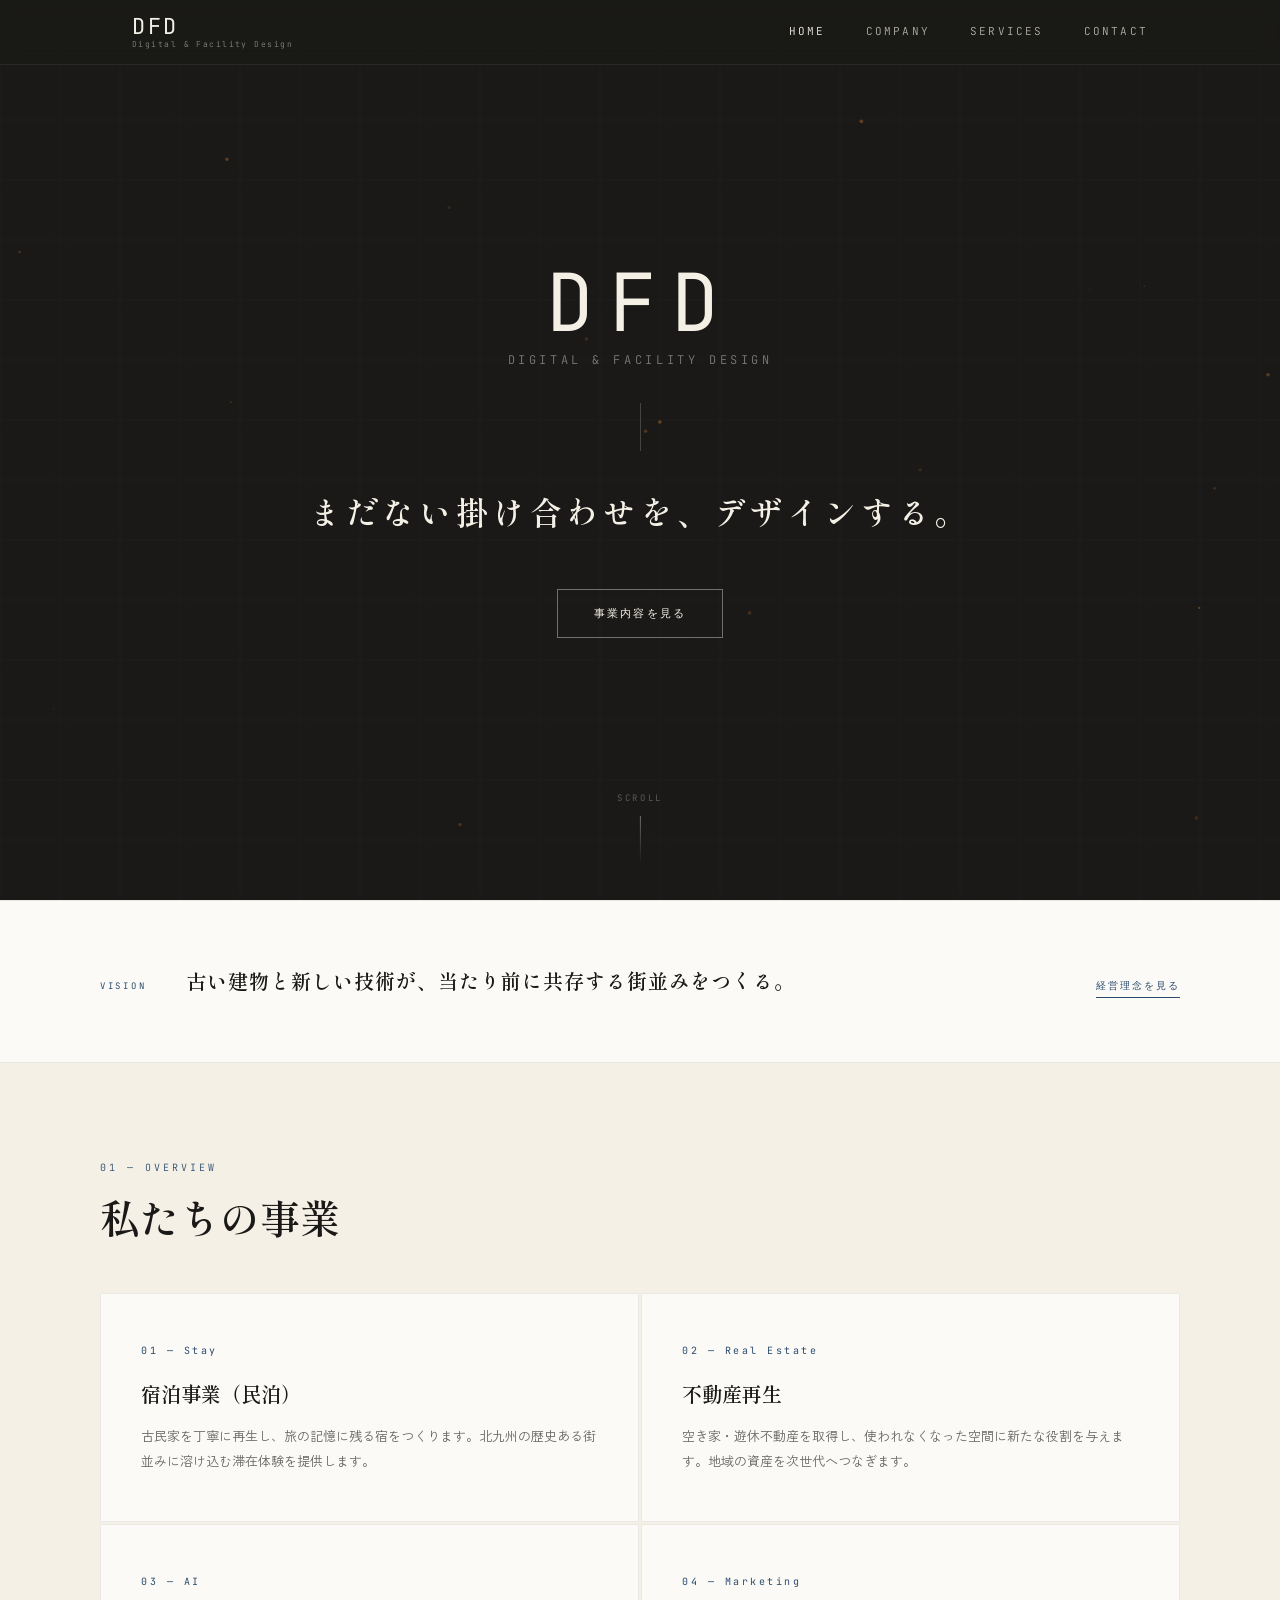
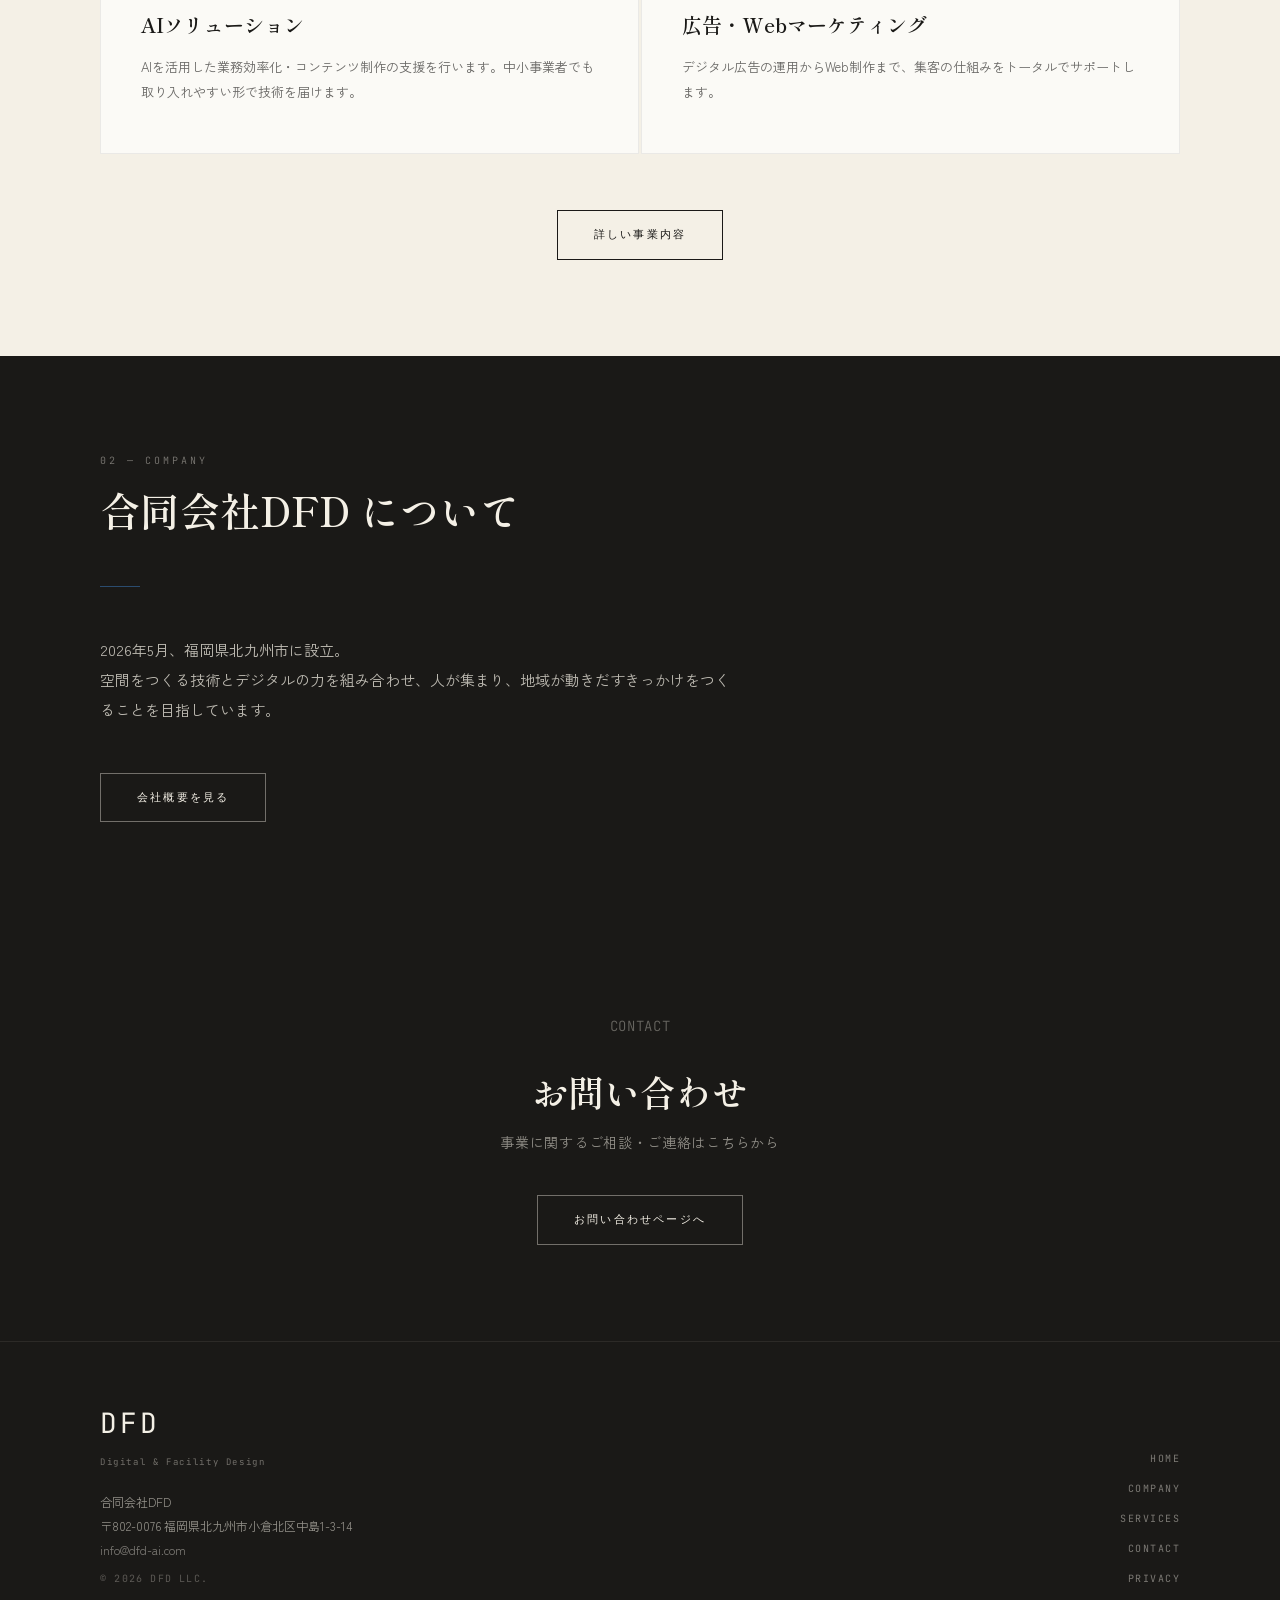
<file: index.html>
﻿<!DOCTYPE html>
<html lang="ja">
<head>
  <meta charset="UTF-8">
  <meta name="viewport" content="width=device-width, initial-scale=1.0">
  <title>合同会社DFD — Digital &amp; Facility Design</title>
  <meta name="description" content="古さは資産、新しさは道具。掛け合わせた先の景色を、つくる。北九州を拠点に、民泊・不動産再生・AIソリューション・Webマーケティングを手がける合同会社DFDの公式サイトです。">

  <!-- OGP -->
  <meta property="og:type"        content="website">
  <meta property="og:title"       content="合同会社DFD — Digital &amp; Facility Design">
  <meta property="og:description" content="まだない掛け合わせを、デザインする。合同会社DFD — Digital & Facility Design">
  <meta property="og:url"         content="https://dfd-ai.com/">
  <meta property="og:image"       content="https://dfd-ai.com/ogp.png">
  <meta name="twitter:card"       content="summary_large_image">

  <link rel="icon" type="image/svg+xml" href="favicon.svg">
  <link rel="stylesheet" href="style.css">

  <style>
    /* ---- ヒーロー ---- */
    .hero {
      position: relative;
      width: 100%;
      height: 100svh;
      min-height: 560px;
      background: var(--sumi);
      display: flex;
      align-items: center;
      justify-content: center;
      overflow: hidden;
    }

    #hero-canvas {
      position: absolute;
      inset: 0;
      width: 100%;
      height: 100%;
      opacity: 0.55;
    }

    .hero-content {
      position: relative;
      z-index: 1;
      display: flex;
      flex-direction: column;
      align-items: center;
      text-align: center;
    }

    .hero-logo-mark {
      font-family: var(--font-mono);
      font-size: clamp(48px, 8vw, 80px);
      font-weight: 400;
      letter-spacing: 0.18em;
      color: var(--kinari);
      line-height: 1;
    }

    .hero-logo-sub {
      font-family: var(--font-mono);
      font-size: clamp(9px, 1.2vw, 12px);
      font-weight: 300;
      letter-spacing: 0.3em;
      color: rgba(244, 240, 230, 0.45);
      margin-top: 8px;
      text-transform: uppercase;
    }

    .hero-divider {
      width: 1px;
      height: 48px;
      background: rgba(244, 240, 230, 0.2);
      margin: 32px auto;
    }

    /* メインコピー（横書き） */
    .hero-copy-wrap {
      display: flex;
      justify-content: center;
    }

    .hero-copy {
      font-family: var(--font-mincho);
      font-size: clamp(20px, 3.5vw, 32px);
      font-weight: 600;
      color: var(--kinari);
      letter-spacing: 0.15em;
      line-height: 1.8;
      text-align: center;
      padding: 0 16px;
    }

    .hero-sub {
      font-family: var(--font-gothic);
      font-size: clamp(12px, 1.6vw, 15px);
      font-weight: 300;
      color: rgba(244, 240, 230, 0.55);
      letter-spacing: 0.12em;
      margin-top: 32px;
    }

    .hero-cta {
      margin-top: 48px;
    }

    /* スクロール誘導 */
    .hero-scroll {
      position: absolute;
      bottom: 36px;
      left: 50%;
      transform: translateX(-50%);
      display: flex;
      flex-direction: column;
      align-items: center;
      gap: 10px;
    }

    .hero-scroll span {
      font-family: var(--font-mono);
      font-size: 9px;
      letter-spacing: 0.3em;
      color: rgba(244, 240, 230, 0.3);
      text-transform: uppercase;
    }

    .scroll-line {
      width: 1px;
      height: 48px;
      background: linear-gradient(to bottom, rgba(244,240,230,0.4), transparent);
      animation: scrollPulse 2s ease-in-out infinite;
    }

    @keyframes scrollPulse {
      0%, 100% { opacity: 0.3; }
      50% { opacity: 0.8; }
    }

    /* ---- インデックスセクション ---- */
    .index-overview {
      display: grid;
      grid-template-columns: 1fr 1fr;
      gap: 2px;
    }

    .overview-item {
      background: var(--hakuji);
      padding: 48px 40px;
      border: 1px solid rgba(26, 25, 23, 0.07);
    }

    .overview-num {
      font-family: var(--font-mono);
      font-size: 10px;
      letter-spacing: 0.25em;
      color: var(--aitetsu);
      margin-bottom: 16px;
    }

    .overview-title {
      font-family: var(--font-mincho);
      font-size: 20px;
      font-weight: 600;
      margin-bottom: 12px;
    }

    .overview-body {
      font-size: 13px;
      line-height: 1.9;
      color: rgba(26, 25, 23, 0.65);
    }

    /* CTA セクション */
    .cta-section {
      background: var(--sumi);
      padding: var(--section-py) 32px;
      text-align: center;
    }

    .cta-section .section-label { color: rgba(244,240,230,0.35); margin-bottom: 24px; }

    .cta-section h2 {
      font-family: var(--font-mincho);
      font-size: clamp(22px, 3.5vw, 36px);
      font-weight: 600;
      color: var(--kinari);
      margin-bottom: 12px;
      line-height: 1.5;
    }

    .cta-section p {
      font-size: 14px;
      color: rgba(244,240,230,0.55);
      margin-bottom: 40px;
      letter-spacing: 0.05em;
    }

    /* ---- ビジョン帯 ---- */
    .vision-band {
      border-top: 1px solid rgba(26,25,23,0.08);
      border-bottom: 1px solid rgba(26,25,23,0.08);
      padding: 64px 32px;
      background: var(--hakuji);
    }

    .vision-inner {
      max-width: var(--max-w);
      margin: 0 auto;
      display: flex;
      align-items: baseline;
      gap: 40px;
      flex-wrap: wrap;
    }

    .vision-label {
      font-family: var(--font-mono);
      font-size: 9px;
      letter-spacing: 0.3em;
      text-transform: uppercase;
      color: var(--aitetsu);
      white-space: nowrap;
      flex-shrink: 0;
    }

    .vision-text {
      font-family: var(--font-mincho);
      font-size: clamp(15px, 2vw, 20px);
      font-weight: 600;
      color: var(--sumi);
      line-height: 1.6;
      letter-spacing: 0.05em;
      flex: 1;
    }

    .vision-link {
      font-family: var(--font-mono);
      font-size: 10px;
      letter-spacing: 0.2em;
      text-transform: uppercase;
      color: var(--aitetsu);
      border-bottom: 1px solid currentColor;
      padding-bottom: 2px;
      white-space: nowrap;
      flex-shrink: 0;
      transition: color 0.2s;
    }

    .vision-link:hover { color: var(--akari); }

    @media (max-width: 768px) {
      .index-overview { grid-template-columns: 1fr; }
      .overview-item { padding: 32px 24px; }
      .cta-section { padding: var(--section-py) 20px; }
      .vision-band { padding: 48px 20px; }
      .vision-inner { flex-direction: column; gap: 16px; }
    }
  </style>
</head>
<body>

<!-- ヘッダー -->
<header class="site-header">
  <div class="header-inner">
    <a href="index.html" class="site-logo">
      <span class="logo-mark">DFD</span>
      <span class="logo-sub">Digital &amp; Facility Design</span>
    </a>
    <button class="nav-toggle" aria-label="メニューを開く" aria-expanded="false">
      <span></span><span></span><span></span>
    </button>
    <nav class="site-nav" aria-label="グローバルナビゲーション">
      <a href="index.html">Home</a>
      <a href="company.html">Company</a>
      <a href="services.html">Services</a>
      <a href="contact.html">Contact</a>
    </nav>
  </div>
</header>

<!-- ヒーロー -->
<section class="hero" aria-label="トップビジュアル">
  <canvas id="hero-canvas" aria-hidden="true"></canvas>

  <div class="hero-content">
    <div class="hero-logo-mark">DFD</div>
    <div class="hero-logo-sub">Digital &amp; Facility Design</div>
    <div class="hero-divider" aria-hidden="true"></div>
    <div class="hero-copy-wrap">
      <p class="hero-copy">まだない掛け合わせを、デザインする。</p>
    </div>
    <div class="hero-cta">
      <a href="services.html" class="btn btn--light">事業内容を見る</a>
    </div>
  </div>

  <div class="hero-scroll" aria-hidden="true">
    <span>Scroll</span>
    <div class="scroll-line"></div>
  </div>
</section>

<!-- ビジョン帯 -->
<div class="vision-band" aria-label="ビジョン">
  <div class="vision-inner">
    <p class="vision-label fade-in">Vision</p>
    <p class="vision-text fade-in">古い建物と新しい技術が、当たり前に共存する街並みをつくる。</p>
    <a href="company.html#philosophy-heading" class="vision-link fade-in">経営理念を見る</a>
  </div>
</div>

<!-- 事業概要 -->
<section class="section" aria-labelledby="overview-heading">
  <div class="section-inner">
    <p class="section-label fade-in">01 — Overview</p>
    <h2 id="overview-heading" class="section-heading fade-in">私たちの事業</h2>

    <div class="index-overview">
      <div class="overview-item fade-in">
        <div class="overview-num">01 — Stay</div>
        <h3 class="overview-title">宿泊事業（民泊）</h3>
        <p class="overview-body">古民家を丁寧に再生し、旅の記憶に残る宿をつくります。北九州の歴史ある街並みに溶け込む滞在体験を提供します。</p>
      </div>
      <div class="overview-item fade-in">
        <div class="overview-num">02 — Real Estate</div>
        <h3 class="overview-title">不動産再生</h3>
        <p class="overview-body">空き家・遊休不動産を取得し、使われなくなった空間に新たな役割を与えます。地域の資産を次世代へつなぎます。</p>
      </div>
      <div class="overview-item fade-in">
        <div class="overview-num">03 — AI</div>
        <h3 class="overview-title">AIソリューション</h3>
        <p class="overview-body">AIを活用した業務効率化・コンテンツ制作の支援を行います。中小事業者でも取り入れやすい形で技術を届けます。</p>
      </div>
      <div class="overview-item fade-in">
        <div class="overview-num">04 — Marketing</div>
        <h3 class="overview-title">広告・Webマーケティング</h3>
        <p class="overview-body">デジタル広告の運用からWeb制作まで、集客の仕組みをトータルでサポートします。</p>
      </div>
    </div>

    <div style="text-align:center; margin-top: 56px;" class="fade-in">
      <a href="services.html" class="btn btn--dark">詳しい事業内容</a>
    </div>
  </div>
</section>

<!-- 会社について -->
<section class="section section--dark" aria-labelledby="about-heading">
  <div class="section-inner">
    <p class="section-label fade-in">02 — Company</p>
    <h2 id="about-heading" class="section-heading fade-in">合同会社DFD について</h2>
    <div class="sep fade-in"></div>
    <p class="fade-in" style="font-size:15px; max-width:640px; line-height:2; color:rgba(244,240,230,0.75);">
      2026年5月、福岡県北九州市に設立。<br>
      空間をつくる技術とデジタルの力を組み合わせ、人が集まり、地域が動きだすきっかけをつくることを目指しています。
    </p>
    <div style="margin-top:48px;" class="fade-in">
      <a href="company.html" class="btn btn--light">会社概要を見る</a>
    </div>
  </div>
</section>

<!-- CTA -->
<div class="cta-section" aria-labelledby="cta-heading">
  <p class="section-label">Contact</p>
  <h2 id="cta-heading">お問い合わせ</h2>
  <p>事業に関するご相談・ご連絡はこちらから</p>
  <a href="contact.html" class="btn btn--light">お問い合わせページへ</a>
</div>

<!-- フッター -->
<footer class="site-footer">
  <div class="footer-inner">
    <div>
      <div class="footer-logo-mark">DFD</div>
      <div class="footer-logo-sub">Digital &amp; Facility Design</div>
      <div class="footer-info">
        合同会社DFD<br>
        〒802-0076 福岡県北九州市小倉北区中島1-3-14<br>
        <a href="mailto:info@dfd-ai.com" style="color:rgba(244,240,230,0.45);">info@dfd-ai.com</a>
      </div>
      <div class="footer-copy">© 2026 DFD LLC.</div>
    </div>
    <nav class="footer-nav" aria-label="フッターナビゲーション">
      <a href="index.html">Home</a>
      <a href="company.html">Company</a>
      <a href="services.html">Services</a>
      <a href="contact.html">Contact</a>
      <a href="privacy.html">Privacy</a>
    </nav>
  </div>
</footer>

<script src="script.js"></script>
<script>
/* ---- ヒーロー Canvas：建築図面グリッド + 光の点 ---- */
(function () {
  const canvas = document.getElementById('hero-canvas');
  if (!canvas) return;

  const ctx = canvas.getContext('2d');
  const prefersReduced = window.matchMedia('(prefers-reduced-motion: reduce)').matches;

  let W, H, dots;
  const GRID = 60;        // グリッド間隔 px
  const DOT_COUNT = 18;   // 光の点の数

  function resize() {
    W = canvas.width  = canvas.offsetWidth;
    H = canvas.height = canvas.offsetHeight;
    initDots();
  }

  function initDots() {
    dots = Array.from({ length: DOT_COUNT }, () => ({
      x: Math.random() * W,
      y: Math.random() * H,
      vx: (Math.random() - 0.5) * 0.4,
      vy: (Math.random() - 0.5) * 0.4,
      r: Math.random() * 1.5 + 0.5,
      alpha: Math.random()
    }));
  }

  function drawGrid() {
    ctx.strokeStyle = 'rgba(43, 76, 111, 0.35)';
    ctx.lineWidth = 0.5;

    // 縦線
    for (let x = 0; x < W; x += GRID) {
      ctx.beginPath();
      ctx.moveTo(x, 0);
      ctx.lineTo(x, H);
      ctx.stroke();
    }
    // 横線
    for (let y = 0; y < H; y += GRID) {
      ctx.beginPath();
      ctx.moveTo(0, y);
      ctx.lineTo(W, y);
      ctx.stroke();
    }
    // 対角補助線（図面らしさ）
    ctx.strokeStyle = 'rgba(43, 76, 111, 0.12)';
    for (let x = -H; x < W; x += GRID * 4) {
      ctx.beginPath();
      ctx.moveTo(x, 0);
      ctx.lineTo(x + H, H);
      ctx.stroke();
    }
  }

  function drawDots(ts) {
    dots.forEach(d => {
      // アルファを時間でゆらゆら
      d.alpha = 0.3 + 0.5 * (0.5 + 0.5 * Math.sin(ts * 0.001 + d.x));

      ctx.beginPath();
      ctx.arc(d.x, d.y, d.r, 0, Math.PI * 2);
      ctx.fillStyle = `rgba(200, 119, 46, ${d.alpha})`; // 燈
      ctx.fill();

      // 移動
      d.x += d.vx;
      d.y += d.vy;
      if (d.x < 0) d.x = W;
      if (d.x > W) d.x = 0;
      if (d.y < 0) d.y = H;
      if (d.y > H) d.y = 0;
    });
  }

  function frame(ts) {
    ctx.clearRect(0, 0, W, H);
    drawGrid();
    if (!prefersReduced) drawDots(ts);
    if (!prefersReduced) requestAnimationFrame(frame);
  }

  resize();
  window.addEventListener('resize', resize);

  if (prefersReduced) {
    // 静止グリッドのみ描画
    drawGrid();
  } else {
    requestAnimationFrame(frame);
  }
})();
</script>
</body>
</html>
</file>
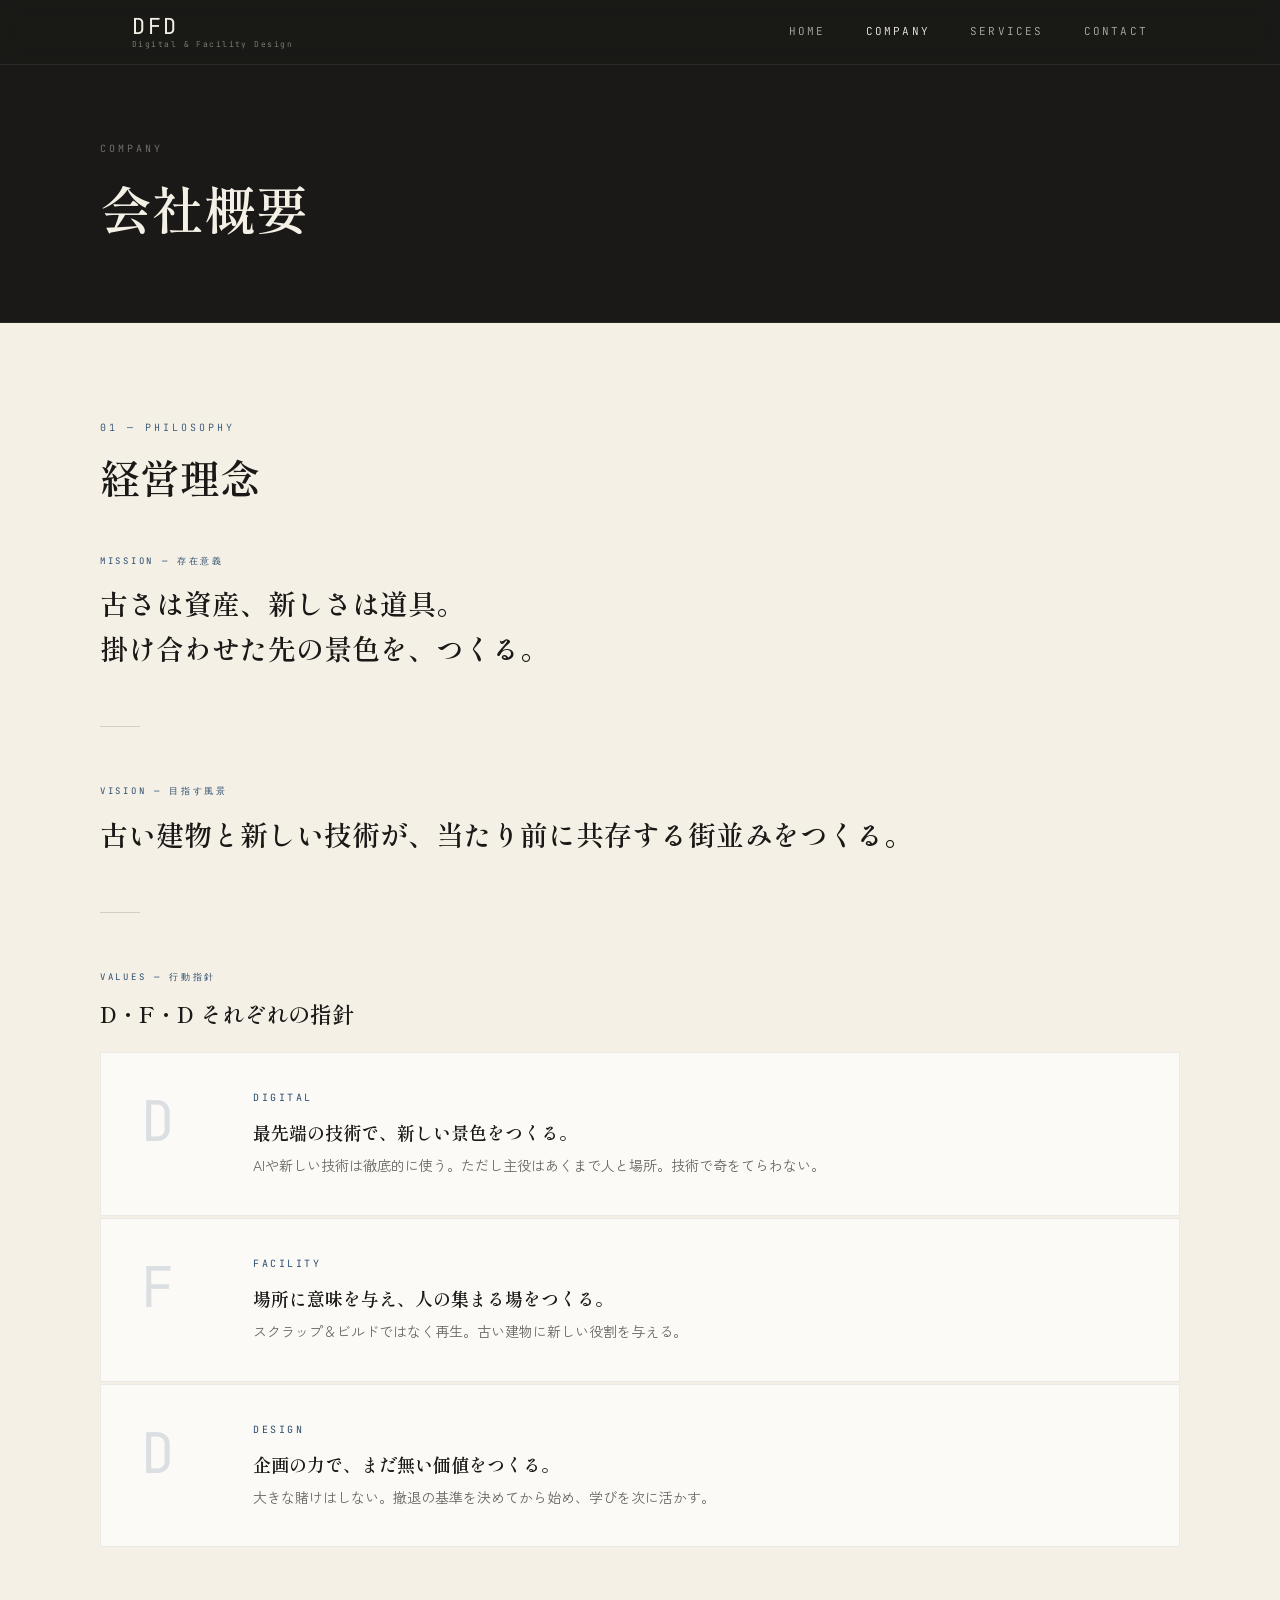
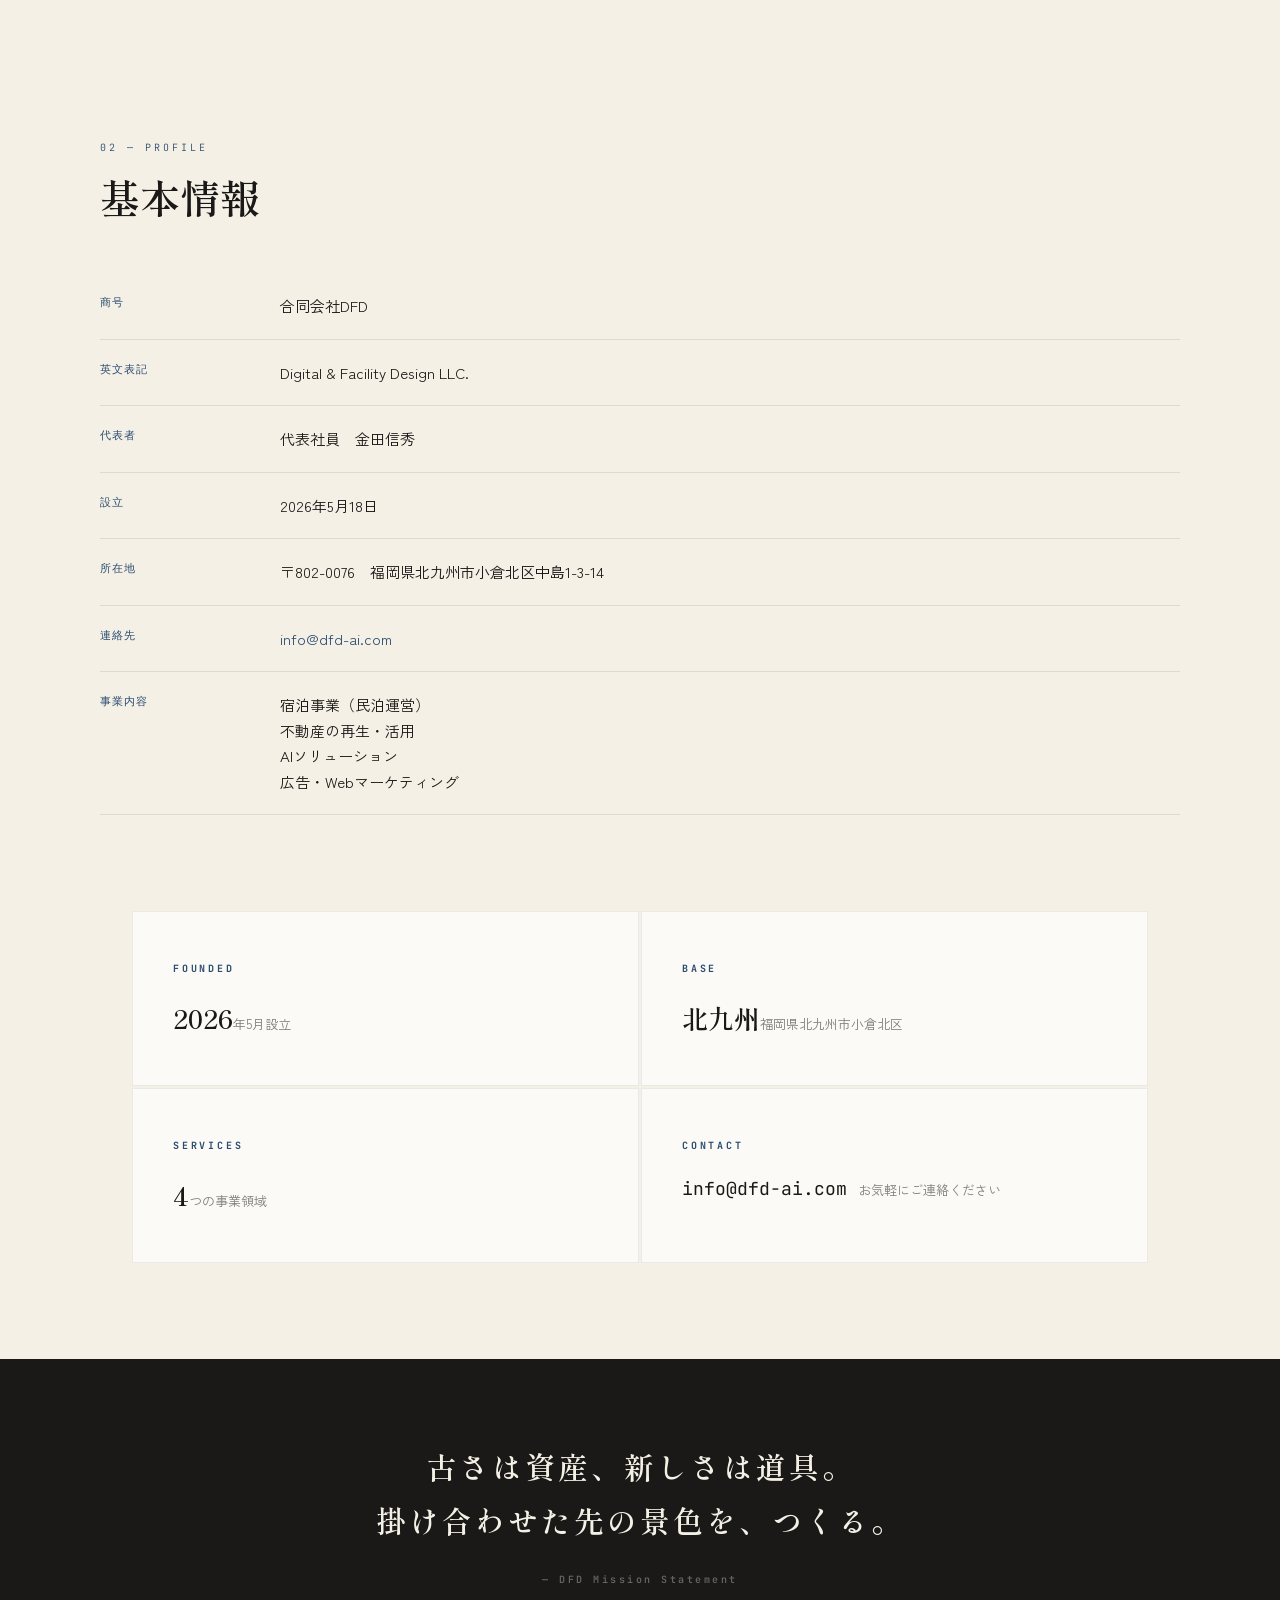
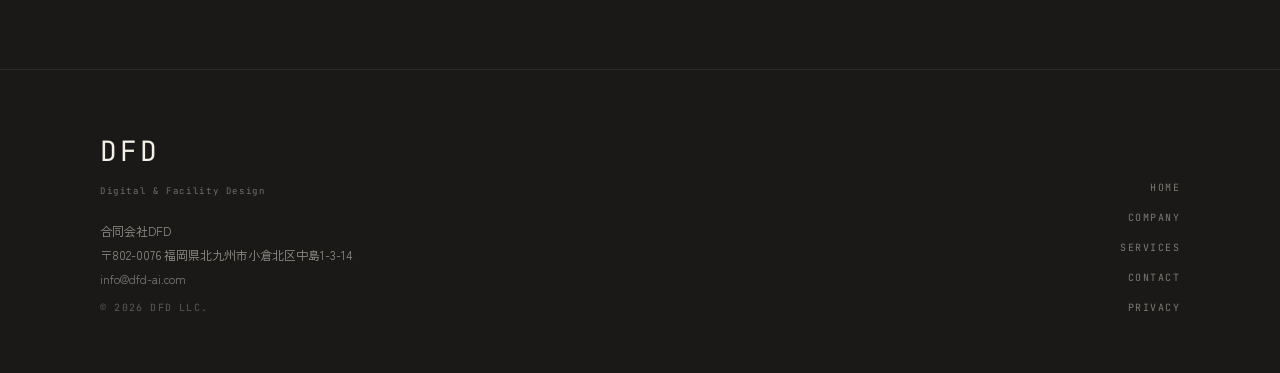
<file: company.html>
﻿<!DOCTYPE html>
<html lang="ja">
<head>
  <meta charset="UTF-8">
  <meta name="viewport" content="width=device-width, initial-scale=1.0">
  <title>会社概要 — 合同会社DFD</title>
  <meta name="description" content="合同会社DFDの会社概要。商号・所在地・代表者・設立・事業内容などの基本情報を掲載しています。">

  <!-- OGP -->
  <meta property="og:type"        content="article">
  <meta property="og:title"       content="会社概要 — 合同会社DFD">
  <meta property="og:description" content="古さは資産、新しさは道具。掛け合わせた先の景色を、つくる。合同会社DFDの会社概要・経営理念。">
  <meta property="og:url"         content="https://dfd-ai.com/company.html">
  <meta property="og:image"       content="https://dfd-ai.com/ogp.png">
  <meta name="twitter:card"       content="summary_large_image">

  <link rel="icon" type="image/svg+xml" href="favicon.svg">
  <link rel="stylesheet" href="style.css">

  <style>
    .company-grid {
      display: grid;
      grid-template-columns: 1fr 1fr;
      gap: 2px;
      margin-top: 64px;
    }

    .company-block {
      background: var(--hakuji);
      border: 1px solid rgba(26,25,23,0.07);
      padding: 48px 40px;
    }

    .company-block h3 {
      font-family: var(--font-mono);
      font-size: 10px;
      letter-spacing: 0.28em;
      text-transform: uppercase;
      color: var(--aitetsu);
      margin-bottom: 20px;
    }

    .company-block p {
      font-family: var(--font-mincho);
      font-size: 26px;
      font-weight: 600;
      line-height: 1.5;
    }

    .company-block .sub {
      font-family: var(--font-gothic);
      font-size: 13px;
      font-weight: 400;
      color: rgba(26,25,23,0.55);
      margin-top: 6px;
    }

    /* ミッション帯 */
    .mission-band {
      background: var(--sumi);
      padding: 80px 32px;
      text-align: center;
    }

    .mission-band blockquote {
      font-family: var(--font-mincho);
      font-size: clamp(20px, 3vw, 30px);
      font-weight: 600;
      color: var(--kinari);
      line-height: 1.8;
      letter-spacing: 0.1em;
      max-width: 640px;
      margin: 0 auto;
    }

    .mission-band cite {
      display: block;
      font-family: var(--font-mono);
      font-size: 10px;
      font-style: normal;
      letter-spacing: 0.25em;
      color: rgba(244,240,230,0.35);
      margin-top: 24px;
    }

    /* ---- 理念セクション ---- */
    .philosophy-section {
      padding: var(--section-py) 32px;
      background: var(--kinari);
    }

    .philosophy-inner {
      max-width: var(--max-w);
      margin: 0 auto;
    }

    /* ミッション・ビジョン */
    .phil-block {
      margin-bottom: 56px;
    }

    .phil-block-label {
      font-family: var(--font-mono);
      font-size: 9px;
      letter-spacing: 0.3em;
      text-transform: uppercase;
      color: var(--aitetsu);
      margin-bottom: 12px;
    }

    .phil-block-text {
      font-family: var(--font-mincho);
      font-size: clamp(20px, 2.8vw, 28px);
      font-weight: 600;
      line-height: 1.6;
      color: var(--sumi);
    }

    .phil-block-sub {
      font-size: 14px;
      line-height: 1.9;
      color: rgba(26,25,23,0.6);
      margin-top: 8px;
    }

    /* バリュー */
    .values-list {
      display: flex;
      flex-direction: column;
      gap: 2px;
      margin-top: 16px;
    }

    .value-item {
      display: grid;
      grid-template-columns: 80px 1fr;
      gap: 32px;
      align-items: start;
      background: var(--hakuji);
      border: 1px solid rgba(26,25,23,0.07);
      padding: 36px 40px;
    }

    .value-letter {
      font-family: var(--font-mono);
      font-size: 56px;
      font-weight: 400;
      color: rgba(43,76,111,0.15);
      line-height: 1;
      letter-spacing: -0.02em;
      padding-top: 4px;
    }

    .value-content {}

    .value-title {
      font-family: var(--font-mincho);
      font-size: 18px;
      font-weight: 600;
      color: var(--sumi);
      margin-bottom: 6px;
      line-height: 1.5;
    }

    .value-en {
      font-family: var(--font-mono);
      font-size: 10px;
      font-weight: 400;
      letter-spacing: 0.25em;
      text-transform: uppercase;
      color: var(--aitetsu);
      margin-bottom: 12px;
    }

    .value-body {
      font-size: 14px;
      line-height: 1.9;
      color: rgba(26,25,23,0.65);
    }

    /* 理念セパレーター */
    .phil-sep {
      width: 40px;
      height: 1px;
      background: rgba(26,25,23,0.15);
      margin: 56px 0;
    }

    @media (max-width: 768px) {
      .company-grid { grid-template-columns: 1fr; }
      .company-block { padding: 32px 24px; }
      .mission-band { padding: 60px 20px; }
      .philosophy-section { padding: var(--section-py) 20px; }
      .value-item {
        grid-template-columns: 52px 1fr;
        gap: 20px;
        padding: 28px 24px;
      }
      .value-letter { font-size: 40px; }
    }
  </style>
</head>
<body>

<!-- ヘッダー -->
<header class="site-header">
  <div class="header-inner">
    <a href="index.html" class="site-logo">
      <span class="logo-mark">DFD</span>
      <span class="logo-sub">Digital &amp; Facility Design</span>
    </a>
    <button class="nav-toggle" aria-label="メニューを開く" aria-expanded="false">
      <span></span><span></span><span></span>
    </button>
    <nav class="site-nav" aria-label="グローバルナビゲーション">
      <a href="index.html">Home</a>
      <a href="company.html">Company</a>
      <a href="services.html">Services</a>
      <a href="contact.html">Contact</a>
    </nav>
  </div>
</header>

<!-- ページヘッダー -->
<div class="page-hero">
  <div class="page-hero-inner">
    <p class="page-hero-label">Company</p>
    <h1 class="page-hero-title">会社概要</h1>
  </div>
</div>

<!-- 経営理念 -->
<section class="philosophy-section" aria-labelledby="philosophy-heading">
  <div class="philosophy-inner">
    <p class="section-label fade-in">01 — Philosophy</p>
    <h2 id="philosophy-heading" class="section-heading fade-in">経営理念</h2>

    <!-- ミッション -->
    <div class="phil-block fade-in">
      <p class="phil-block-label">Mission — 存在意義</p>
      <p class="phil-block-text">古さは資産、新しさは道具。<br>掛け合わせた先の景色を、つくる。</p>
    </div>

    <div class="phil-sep" aria-hidden="true"></div>

    <!-- ビジョン -->
    <div class="phil-block fade-in">
      <p class="phil-block-label">Vision — 目指す風景</p>
      <p class="phil-block-text">古い建物と新しい技術が、当たり前に共存する街並みをつくる。</p>
    </div>

    <div class="phil-sep" aria-hidden="true"></div>

    <!-- バリュー -->
    <div class="fade-in">
      <p class="phil-block-label">Values — 行動指針</p>
      <p class="section-heading" style="font-size:clamp(18px,2.2vw,22px); margin-bottom:24px;">D・F・D それぞれの指針</p>
      <div class="values-list">
        <div class="value-item">
          <div class="value-letter" aria-hidden="true">D</div>
          <div class="value-content">
            <p class="value-en">Digital</p>
            <p class="value-title">最先端の技術で、新しい景色をつくる。</p>
            <p class="value-body">AIや新しい技術は徹底的に使う。ただし主役はあくまで人と場所。技術で奇をてらわない。</p>
          </div>
        </div>
        <div class="value-item">
          <div class="value-letter" aria-hidden="true">F</div>
          <div class="value-content">
            <p class="value-en">Facility</p>
            <p class="value-title">場所に意味を与え、人の集まる場をつくる。</p>
            <p class="value-body">スクラップ＆ビルドではなく再生。古い建物に新しい役割を与える。</p>
          </div>
        </div>
        <div class="value-item">
          <div class="value-letter" aria-hidden="true">D</div>
          <div class="value-content">
            <p class="value-en">Design</p>
            <p class="value-title">企画の力で、まだ無い価値をつくる。</p>
            <p class="value-body">大きな賭けはしない。撤退の基準を決めてから始め、学びを次に活かす。</p>
          </div>
        </div>
      </div>
    </div>
  </div>
</section>

<!-- 会社概要テーブル -->
<section class="section" aria-labelledby="profile-heading">
  <div class="section-inner">
    <p class="section-label fade-in">02 — Profile</p>
    <h2 id="profile-heading" class="section-heading fade-in">基本情報</h2>

    <div class="fade-in">
      <table class="info-table">
        <tbody>
          <tr>
            <th scope="row">商号</th>
            <td>合同会社DFD</td>
          </tr>
          <tr>
            <th scope="row">英文表記</th>
            <td>Digital &amp; Facility Design LLC.</td>
          </tr>
          <tr>
            <th scope="row">代表者</th>
            <td>代表社員　金田信秀</td>
          </tr>
          <tr>
            <th scope="row">設立</th>
            <td>2026年5月18日</td>
          </tr>
          <tr>
            <th scope="row">所在地</th>
            <td>〒802-0076　福岡県北九州市小倉北区中島1-3-14</td>
          </tr>
          <tr>
            <th scope="row">連絡先</th>
            <td><a href="mailto:info@dfd-ai.com">info@dfd-ai.com</a></td>
          </tr>
          <tr>
            <th scope="row">事業内容</th>
            <td>
              宿泊事業（民泊運営）<br>
              不動産の再生・活用<br>
              AIソリューション<br>
              広告・Webマーケティング
            </td>
          </tr>
        </tbody>
      </table>
    </div>
  </div>
</section>

<!-- ハイライト数値 -->
<div class="company-grid" style="max-width:var(--max-w); margin:0 auto; padding:0 32px 96px;">
  <div class="company-block fade-in">
    <h3>Founded</h3>
    <p>2026<span class="sub">年5月設立</span></p>
  </div>
  <div class="company-block fade-in">
    <h3>Base</h3>
    <p>北九州<span class="sub">福岡県北九州市小倉北区</span></p>
  </div>
  <div class="company-block fade-in">
    <h3>Services</h3>
    <p>4<span class="sub">つの事業領域</span></p>
  </div>
  <div class="company-block fade-in">
    <h3>Contact</h3>
    <p style="font-size:18px; font-family:var(--font-mono); font-weight:400;">
      info@dfd-ai.com
      <span class="sub">お気軽にご連絡ください</span>
    </p>
  </div>
</div>

<!-- ミッション -->
<div class="mission-band">
  <blockquote class="fade-in">
    古さは資産、新しさは道具。<br>
    掛け合わせた先の景色を、つくる。
    <cite>— DFD Mission Statement</cite>
  </blockquote>
</div>

<!-- フッター -->
<footer class="site-footer">
  <div class="footer-inner">
    <div>
      <div class="footer-logo-mark">DFD</div>
      <div class="footer-logo-sub">Digital &amp; Facility Design</div>
      <div class="footer-info">
        合同会社DFD<br>
        〒802-0076 福岡県北九州市小倉北区中島1-3-14<br>
        <a href="mailto:info@dfd-ai.com" style="color:rgba(244,240,230,0.45);">info@dfd-ai.com</a>
      </div>
      <div class="footer-copy">© 2026 DFD LLC.</div>
    </div>
    <nav class="footer-nav" aria-label="フッターナビゲーション">
      <a href="index.html">Home</a>
      <a href="company.html">Company</a>
      <a href="services.html">Services</a>
      <a href="contact.html">Contact</a>
      <a href="privacy.html">Privacy</a>
    </nav>
  </div>
</footer>

<script src="script.js"></script>
</body>
</html>
</file>
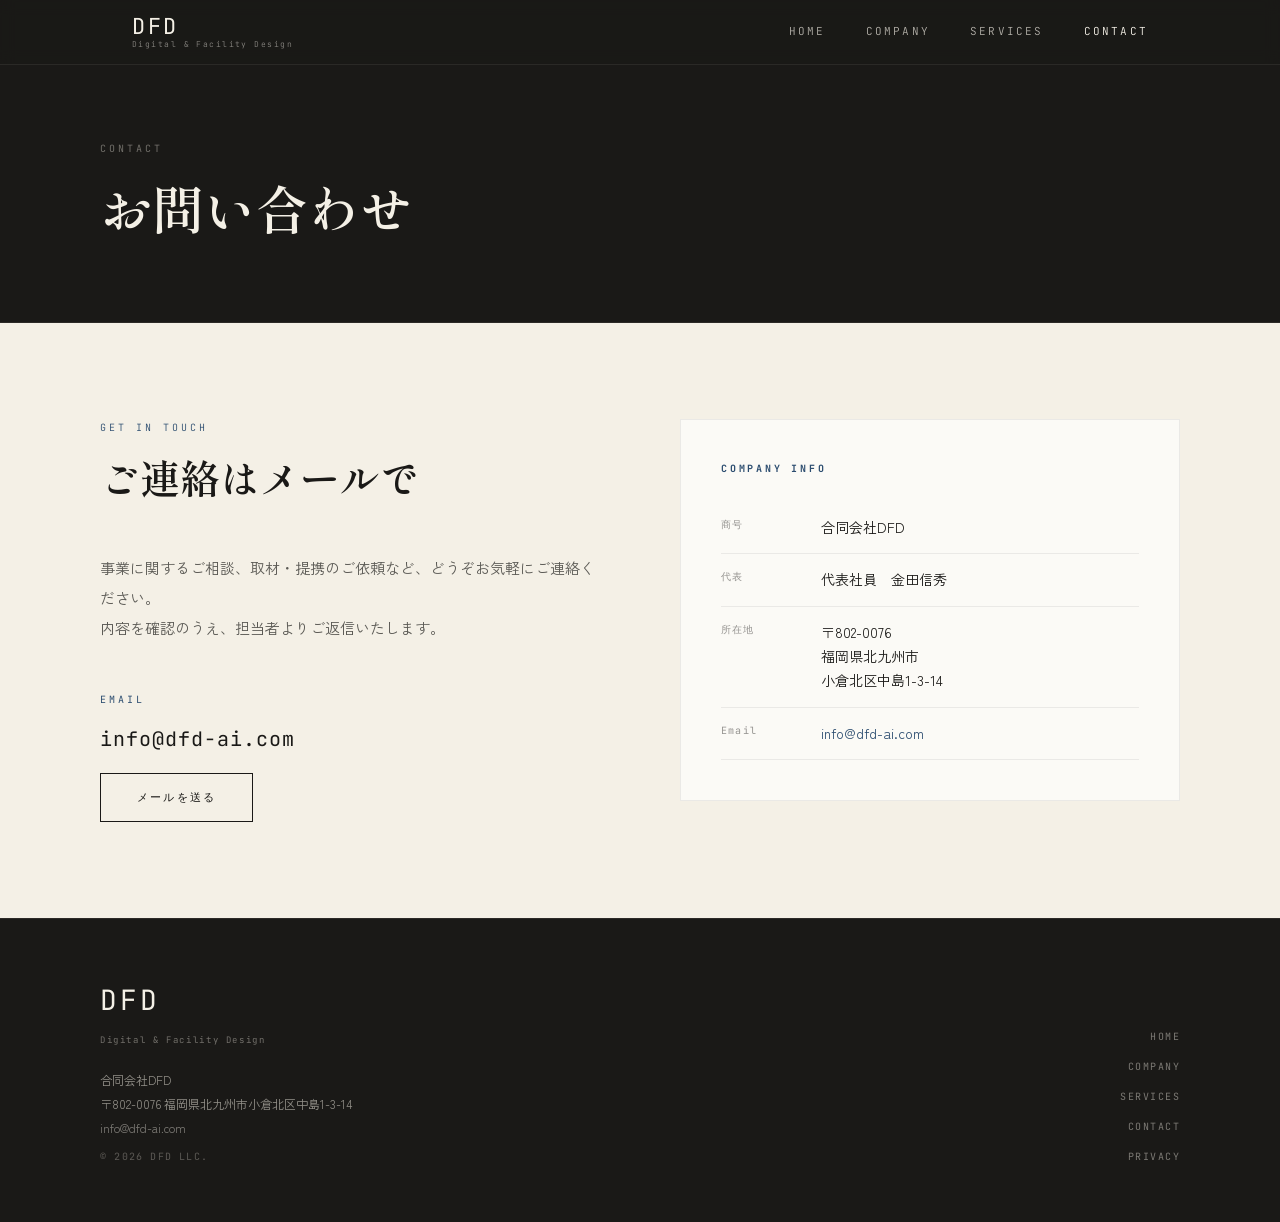
<file: contact.html>
﻿<!DOCTYPE html>
<html lang="ja">
<head>
  <meta charset="UTF-8">
  <meta name="viewport" content="width=device-width, initial-scale=1.0">
  <title>お問い合わせ — 合同会社DFD</title>
  <meta name="description" content="合同会社DFDへのお問い合わせはinfo@dfd-ai.comまでご連絡ください。">

  <!-- OGP -->
  <meta property="og:type"        content="article">
  <meta property="og:title"       content="お問い合わせ — 合同会社DFD">
  <meta property="og:description" content="合同会社DFDへのお問い合わせはinfo@dfd-ai.comまでご連絡ください。">
  <meta property="og:url"         content="https://dfd-ai.com/contact.html">
  <meta property="og:image"       content="https://dfd-ai.com/ogp.png">
  <meta name="twitter:card"       content="summary_large_image">

  <link rel="icon" type="image/svg+xml" href="favicon.svg">
  <link rel="stylesheet" href="style.css">

  <style>
    .contact-layout {
      display: grid;
      grid-template-columns: 1fr 1fr;
      gap: 80px;
      align-items: start;
    }

    .contact-intro {
      font-size: 15px;
      line-height: 2;
      color: rgba(26,25,23,0.7);
      margin-bottom: 48px;
    }

    .contact-mail-block {
      margin-top: 40px;
    }

    .contact-mail-label {
      font-family: var(--font-mono);
      font-size: 10px;
      letter-spacing: 0.3em;
      text-transform: uppercase;
      color: var(--aitetsu);
      margin-bottom: 12px;
    }

    .contact-mail-address {
      font-family: var(--font-mono);
      font-size: clamp(15px, 2.2vw, 20px);
      font-weight: 400;
      letter-spacing: 0.05em;
      color: var(--sumi);
      margin-bottom: 16px;
      word-break: break-all;
    }

    .contact-info-panel {
      background: var(--hakuji);
      border: 1px solid rgba(26,25,23,0.07);
      padding: 40px;
    }

    .contact-info-panel h3 {
      font-family: var(--font-mono);
      font-size: 10px;
      letter-spacing: 0.28em;
      text-transform: uppercase;
      color: var(--aitetsu);
      margin-bottom: 24px;
    }

    .contact-info-panel table {
      width: 100%;
      border-collapse: collapse;
      font-size: 14px;
    }

    .contact-info-panel tr {
      border-bottom: 1px solid rgba(26,25,23,0.07);
    }

    .contact-info-panel th {
      font-family: var(--font-mono);
      font-size: 10px;
      font-weight: 400;
      letter-spacing: 0.12em;
      color: rgba(26,25,23,0.45);
      text-align: left;
      padding: 14px 16px 14px 0;
      width: 100px;
      vertical-align: top;
    }

    .contact-info-panel td {
      padding: 14px 0;
      line-height: 1.7;
      vertical-align: top;
    }

    /* フォームプレースホルダー */
    .form-placeholder {
      background: rgba(26,25,23,0.03);
      border: 1px dashed rgba(26,25,23,0.2);
      padding: 40px;
      text-align: center;
      margin-top: 48px;
    }

    .form-placeholder p {
      font-family: var(--font-mono);
      font-size: 11px;
      letter-spacing: 0.18em;
      color: rgba(26,25,23,0.3);
    }

    @media (max-width: 768px) {
      .contact-layout {
        grid-template-columns: 1fr;
        gap: 48px;
      }
      .contact-info-panel { padding: 28px 24px; }
    }
  </style>
</head>
<body>

<!-- ヘッダー -->
<header class="site-header">
  <div class="header-inner">
    <a href="index.html" class="site-logo">
      <span class="logo-mark">DFD</span>
      <span class="logo-sub">Digital &amp; Facility Design</span>
    </a>
    <button class="nav-toggle" aria-label="メニューを開く" aria-expanded="false">
      <span></span><span></span><span></span>
    </button>
    <nav class="site-nav" aria-label="グローバルナビゲーション">
      <a href="index.html">Home</a>
      <a href="company.html">Company</a>
      <a href="services.html">Services</a>
      <a href="contact.html">Contact</a>
    </nav>
  </div>
</header>

<!-- ページヘッダー -->
<div class="page-hero">
  <div class="page-hero-inner">
    <p class="page-hero-label">Contact</p>
    <h1 class="page-hero-title">お問い合わせ</h1>
  </div>
</div>

<!-- お問い合わせ本文 -->
<section class="section" aria-labelledby="contact-heading">
  <div class="section-inner">
    <div class="contact-layout">

      <!-- 左：連絡先 -->
      <div class="fade-in">
        <p class="section-label">Get In Touch</p>
        <h2 id="contact-heading" class="section-heading">ご連絡はメールで</h2>

        <p class="contact-intro">
          事業に関するご相談、取材・提携のご依頼など、どうぞお気軽にご連絡ください。<br>
          内容を確認のうえ、担当者よりご返信いたします。
        </p>

        <div class="contact-mail-block">
          <p class="contact-mail-label">Email</p>
          <p class="contact-mail-address">info@dfd-ai.com</p>
          <a href="mailto:info@dfd-ai.com" class="btn btn--dark">メールを送る</a>
        </div>

        <!--
          TODO: Google フォームを導入する場合は、以下のコメントアウトを解除して
          src に Google フォームの埋め込みURLを入力してください。

          <div style="margin-top: 64px;">
            <p class="contact-mail-label">Online Form</p>
            <iframe
              src="https://docs.google.com/forms/d/e/XXXXXXXXXXXXXXXX/viewform?embedded=true"
              width="100%"
              height="600"
              frameborder="0"
              marginheight="0"
              marginwidth="0"
              title="お問い合わせフォーム">
              読み込んでいます…
            </iframe>
          </div>
        -->
      </div>

      <!-- 右：会社情報 -->
      <div class="fade-in">
        <div class="contact-info-panel">
          <h3>Company Info</h3>
          <table>
            <tbody>
              <tr>
                <th>商号</th>
                <td>合同会社DFD</td>
              </tr>
              <tr>
                <th>代表</th>
                <td>代表社員　金田信秀</td>
              </tr>
              <tr>
                <th>所在地</th>
                <td>〒802-0076<br>福岡県北九州市<br>小倉北区中島1-3-14</td>
              </tr>
              <tr>
                <th>Email</th>
                <td><a href="mailto:info@dfd-ai.com">info@dfd-ai.com</a></td>
              </tr>
            </tbody>
          </table>
        </div>
      </div>

    </div>
  </div>
</section>

<!-- フッター -->
<footer class="site-footer">
  <div class="footer-inner">
    <div>
      <div class="footer-logo-mark">DFD</div>
      <div class="footer-logo-sub">Digital &amp; Facility Design</div>
      <div class="footer-info">
        合同会社DFD<br>
        〒802-0076 福岡県北九州市小倉北区中島1-3-14<br>
        <a href="mailto:info@dfd-ai.com" style="color:rgba(244,240,230,0.45);">info@dfd-ai.com</a>
      </div>
      <div class="footer-copy">© 2026 DFD LLC.</div>
    </div>
    <nav class="footer-nav" aria-label="フッターナビゲーション">
      <a href="index.html">Home</a>
      <a href="company.html">Company</a>
      <a href="services.html">Services</a>
      <a href="contact.html">Contact</a>
      <a href="privacy.html">Privacy</a>
    </nav>
  </div>
</footer>

<script src="script.js"></script>
</body>
</html>
</file>
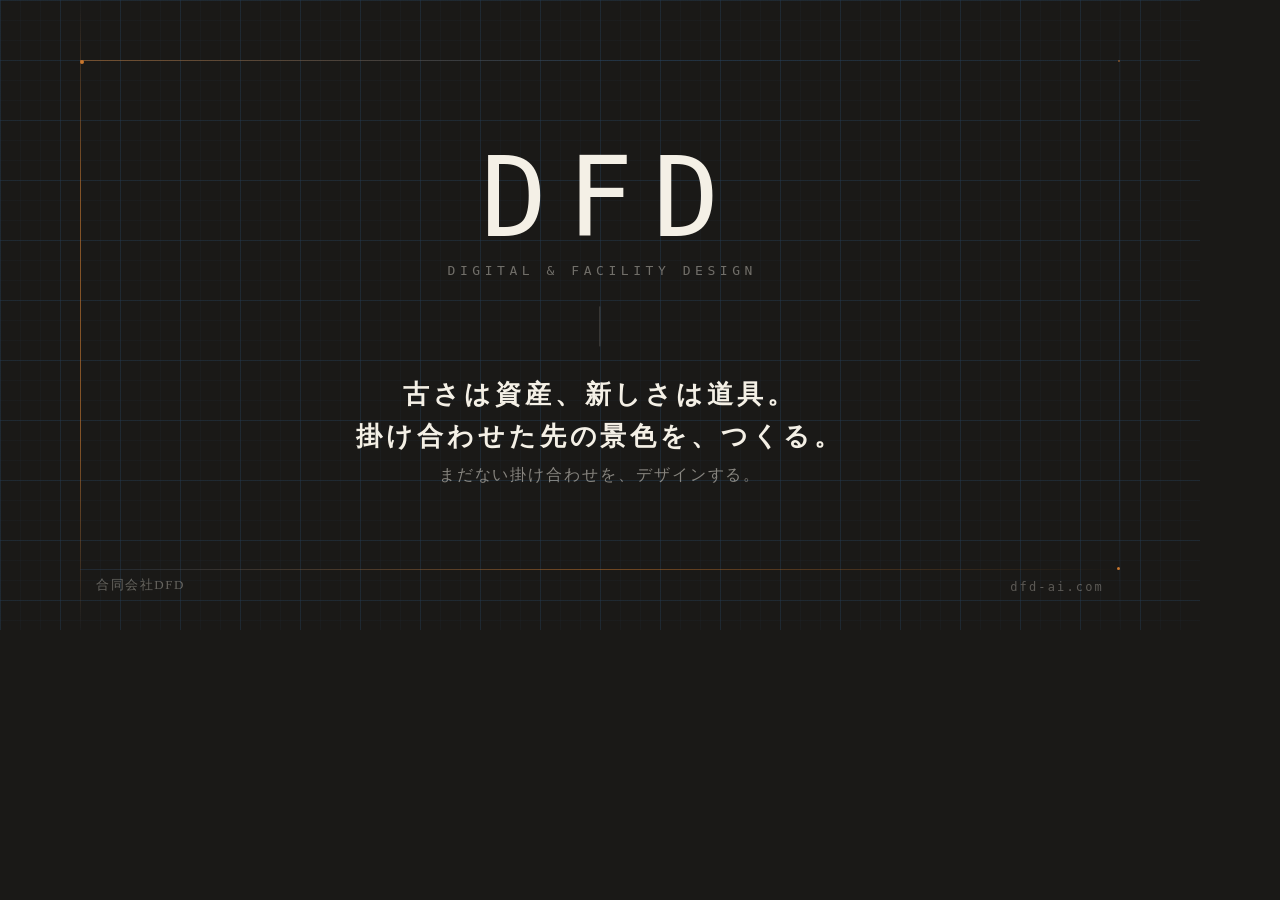
<file: ogp-gen.html>
<!DOCTYPE html>
<html lang="ja">
<head>
  <meta charset="UTF-8">
  <meta name="viewport" content="width=1200">
  <style>
    * { margin: 0; padding: 0; box-sizing: border-box; }

    @import url('https://fonts.googleapis.com/css2?family=Shippori+Mincho:wght@600;800&family=JetBrains+Mono:wght@300;400&display=swap');

    html {
      width: 1200px;
      height: 630px;
    }

    body {
      width: 1200px;
      height: 630px;
      overflow: hidden;
      background: #1A1917;
      font-family: 'Shippori Mincho', 'Hiragino Mincho ProN', serif;
      position: relative;
    }

    /* 建築グリッド背景 */
    .grid {
      position: absolute;
      inset: 0;
      background:
        linear-gradient(rgba(43,76,111,0.25) 1px, transparent 1px),
        linear-gradient(90deg, rgba(43,76,111,0.25) 1px, transparent 1px);
      background-size: 60px 60px;
    }

    /* 対角線 */
    .grid::after {
      content: '';
      position: absolute;
      inset: 0;
      background:
        linear-gradient(rgba(43,76,111,0.08) 1px, transparent 1px),
        linear-gradient(90deg, rgba(43,76,111,0.08) 1px, transparent 1px);
      background-size: 20px 20px;
    }

    /* 左の縦ライン装飾 */
    .accent-line-left {
      position: absolute;
      left: 80px;
      top: 0;
      bottom: 0;
      width: 1px;
      background: linear-gradient(to bottom, transparent, rgba(200,119,46,0.6) 30%, rgba(200,119,46,0.6) 70%, transparent);
    }

    /* 右の縦ライン装飾 */
    .accent-line-right {
      position: absolute;
      right: 80px;
      top: 0;
      bottom: 0;
      width: 1px;
      background: linear-gradient(to bottom, transparent, rgba(43,76,111,0.4) 30%, rgba(43,76,111,0.4) 70%, transparent);
    }

    /* 上下の横ライン */
    .accent-line-top {
      position: absolute;
      top: 60px;
      left: 80px;
      right: 80px;
      height: 1px;
      background: linear-gradient(to right, rgba(200,119,46,0.5), rgba(43,76,111,0.3), transparent);
    }

    .accent-line-bottom {
      position: absolute;
      bottom: 60px;
      left: 80px;
      right: 80px;
      height: 1px;
      background: linear-gradient(to right, rgba(43,76,111,0.3), rgba(200,119,46,0.5), transparent);
    }

    /* コンテンツ */
    .content {
      position: absolute;
      top: 50%;
      left: 50%;
      transform: translate(-50%, -50%);
      z-index: 1;
      text-align: center;
      display: flex;
      flex-direction: column;
      align-items: center;
      gap: 0;
      white-space: nowrap;
    }

    .logo-dfd {
      font-family: 'JetBrains Mono', monospace;
      font-size: 110px;
      font-weight: 400;
      letter-spacing: 0.18em;
      color: #F4F0E6;
      line-height: 1;
      text-indent: 0.18em; /* letter-spacing の補正 */
    }

    .logo-en {
      font-family: 'JetBrains Mono', monospace;
      font-size: 13px;
      font-weight: 300;
      letter-spacing: 0.35em;
      text-indent: 0.35em;
      color: rgba(244,240,230,0.4);
      margin-top: 10px;
      text-transform: uppercase;
    }

    .divider {
      width: 1px;
      height: 40px;
      background: rgba(244,240,230,0.2);
      margin: 28px auto;
    }

    .tagline-ja {
      font-family: 'Shippori Mincho', serif;
      font-size: 26px;
      font-weight: 600;
      letter-spacing: 0.15em;
      color: #F4F0E6;
      line-height: 1.6;
    }

    .tagline-sub {
      font-family: 'Shippori Mincho', serif;
      font-size: 16px;
      font-weight: 400;
      letter-spacing: 0.12em;
      color: rgba(244,240,230,0.5);
      margin-top: 8px;
    }

    /* 右下の URL */
    .url {
      position: absolute;
      bottom: 36px;
      right: 96px;
      font-family: 'JetBrains Mono', monospace;
      font-size: 12px;
      font-weight: 300;
      letter-spacing: 0.18em;
      color: rgba(244,240,230,0.3);
      z-index: 1;
    }

    /* 左下の会社名 */
    .company {
      position: absolute;
      bottom: 36px;
      left: 96px;
      font-family: 'Shippori Mincho', serif;
      font-size: 13px;
      font-weight: 400;
      letter-spacing: 0.12em;
      color: rgba(244,240,230,0.35);
      z-index: 1;
    }

    /* 燈色のアクセントドット */
    .dot {
      position: absolute;
      border-radius: 50%;
      background: #C8772E;
    }
    .dot-1 { width: 4px; height: 4px; top: 60px; left: 80px; }
    .dot-2 { width: 3px; height: 3px; bottom: 60px; right: 80px; }
    .dot-3 { width: 2px; height: 2px; top: 60px; right: 80px; opacity: 0.6; }
  </style>
</head>
<body>
  <div class="grid"></div>
  <div class="accent-line-left"></div>
  <div class="accent-line-right"></div>
  <div class="accent-line-top"></div>
  <div class="accent-line-bottom"></div>
  <div class="dot dot-1"></div>
  <div class="dot dot-2"></div>
  <div class="dot dot-3"></div>

  <div class="content">
    <div class="logo-dfd">DFD</div>
    <div class="logo-en">Digital &amp; Facility Design</div>
    <div class="divider"></div>
    <div class="tagline-ja">古さは資産、新しさは道具。<br>掛け合わせた先の景色を、つくる。</div>
    <div class="tagline-sub">まだない掛け合わせを、デザインする。</div>
  </div>

  <div class="company">合同会社DFD</div>
  <div class="url">dfd-ai.com</div>
</body>
</html>
</file>
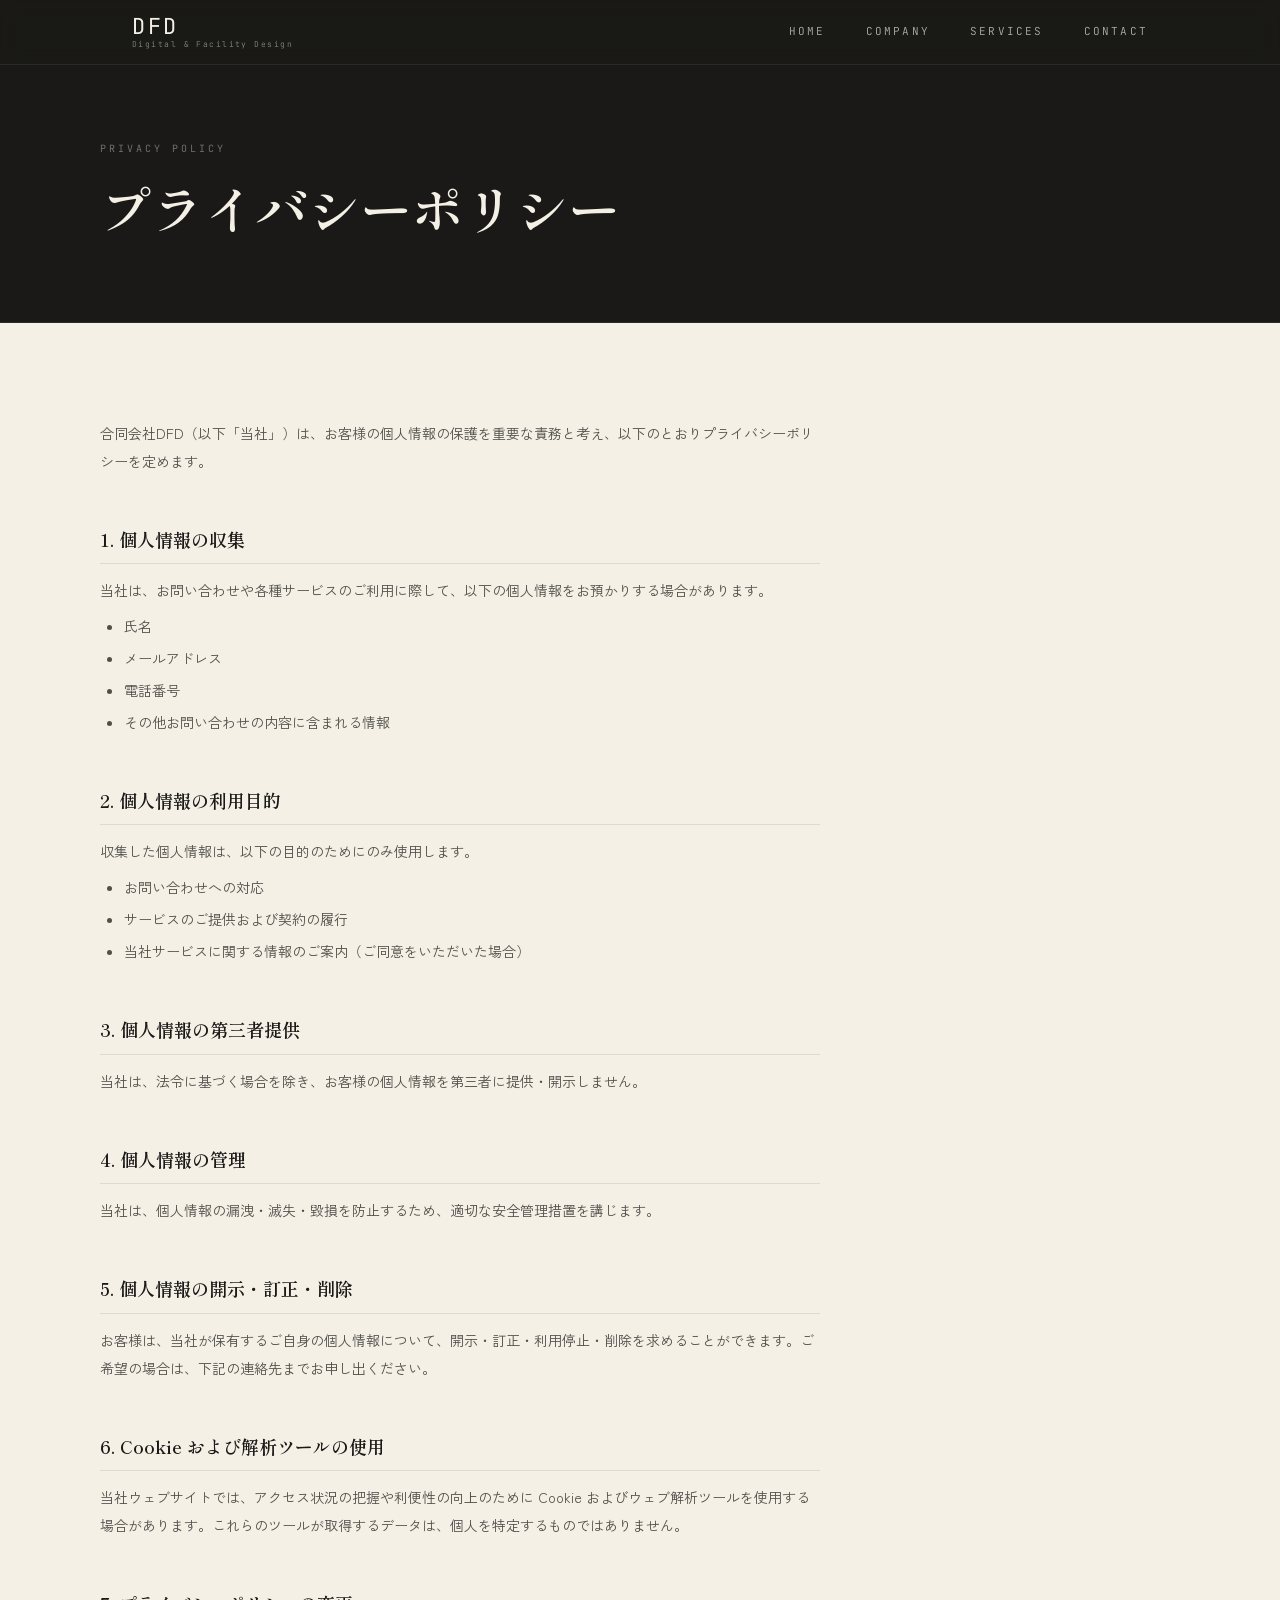
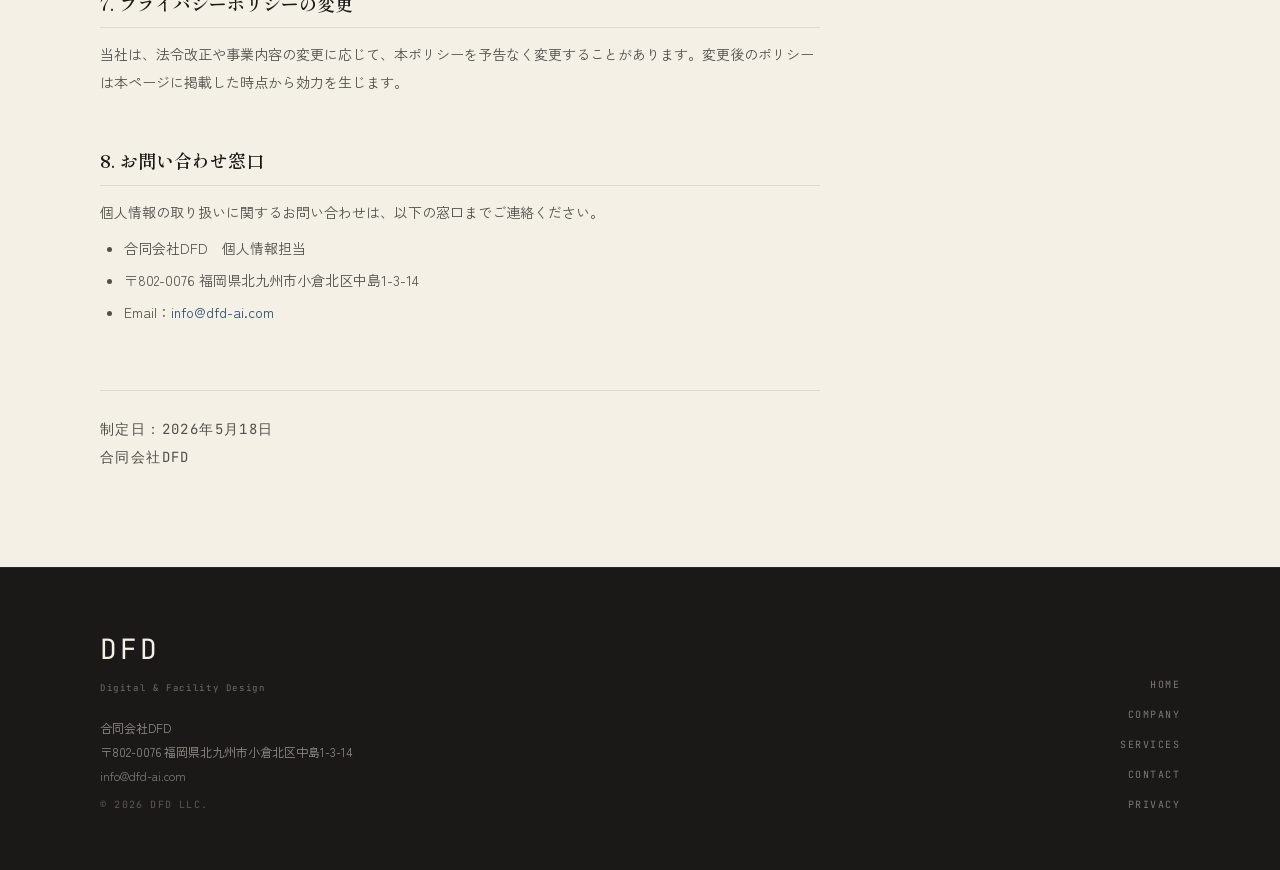
<file: privacy.html>
﻿<!DOCTYPE html>
<html lang="ja">
<head>
  <meta charset="UTF-8">
  <meta name="viewport" content="width=device-width, initial-scale=1.0">
  <title>プライバシーポリシー — 合同会社DFD</title>
  <meta name="description" content="合同会社DFDのプライバシーポリシー。個人情報の取り扱いについて定めています。">
  <meta name="robots" content="noindex">

  <link rel="icon" type="image/svg+xml" href="favicon.svg">
  <link rel="stylesheet" href="style.css">

  <style>
    .privacy-body {
      max-width: 720px;
    }

    .privacy-body h3 {
      font-family: var(--font-mincho);
      font-size: 18px;
      font-weight: 600;
      margin: 48px 0 12px;
      padding-bottom: 8px;
      border-bottom: 1px solid rgba(26,25,23,0.1);
    }

    .privacy-body p,
    .privacy-body li {
      font-size: 14px;
      line-height: 2;
      color: rgba(26,25,23,0.75);
    }

    .privacy-body ul {
      padding-left: 1.5em;
      margin-top: 8px;
    }

    .privacy-body li { margin-bottom: 4px; }

    .privacy-meta {
      font-family: var(--font-mono);
      font-size: 11px;
      letter-spacing: 0.1em;
      color: rgba(26,25,23,0.4);
      margin-top: 64px;
      padding-top: 24px;
      border-top: 1px solid rgba(26,25,23,0.1);
    }
  </style>
</head>
<body>

<!-- ヘッダー -->
<header class="site-header">
  <div class="header-inner">
    <a href="index.html" class="site-logo">
      <span class="logo-mark">DFD</span>
      <span class="logo-sub">Digital &amp; Facility Design</span>
    </a>
    <button class="nav-toggle" aria-label="メニューを開く" aria-expanded="false">
      <span></span><span></span><span></span>
    </button>
    <nav class="site-nav" aria-label="グローバルナビゲーション">
      <a href="index.html">Home</a>
      <a href="company.html">Company</a>
      <a href="services.html">Services</a>
      <a href="contact.html">Contact</a>
    </nav>
  </div>
</header>

<!-- ページヘッダー -->
<div class="page-hero">
  <div class="page-hero-inner">
    <p class="page-hero-label">Privacy Policy</p>
    <h1 class="page-hero-title">プライバシーポリシー</h1>
  </div>
</div>

<!-- 本文 -->
<section class="section">
  <div class="section-inner">
    <div class="privacy-body">

      <p>合同会社DFD（以下「当社」）は、お客様の個人情報の保護を重要な責務と考え、以下のとおりプライバシーポリシーを定めます。</p>

      <h3>1. 個人情報の収集</h3>
      <p>当社は、お問い合わせや各種サービスのご利用に際して、以下の個人情報をお預かりする場合があります。</p>
      <ul>
        <li>氏名</li>
        <li>メールアドレス</li>
        <li>電話番号</li>
        <li>その他お問い合わせの内容に含まれる情報</li>
      </ul>

      <h3>2. 個人情報の利用目的</h3>
      <p>収集した個人情報は、以下の目的のためにのみ使用します。</p>
      <ul>
        <li>お問い合わせへの対応</li>
        <li>サービスのご提供および契約の履行</li>
        <li>当社サービスに関する情報のご案内（ご同意をいただいた場合）</li>
      </ul>

      <h3>3. 個人情報の第三者提供</h3>
      <p>当社は、法令に基づく場合を除き、お客様の個人情報を第三者に提供・開示しません。</p>

      <h3>4. 個人情報の管理</h3>
      <p>当社は、個人情報の漏洩・滅失・毀損を防止するため、適切な安全管理措置を講じます。</p>

      <h3>5. 個人情報の開示・訂正・削除</h3>
      <p>お客様は、当社が保有するご自身の個人情報について、開示・訂正・利用停止・削除を求めることができます。ご希望の場合は、下記の連絡先までお申し出ください。</p>

      <h3>6. Cookie および解析ツールの使用</h3>
      <p>当社ウェブサイトでは、アクセス状況の把握や利便性の向上のために Cookie およびウェブ解析ツールを使用する場合があります。これらのツールが取得するデータは、個人を特定するものではありません。</p>

      <h3>7. プライバシーポリシーの変更</h3>
      <p>当社は、法令改正や事業内容の変更に応じて、本ポリシーを予告なく変更することがあります。変更後のポリシーは本ページに掲載した時点から効力を生じます。</p>

      <h3>8. お問い合わせ窓口</h3>
      <p>個人情報の取り扱いに関するお問い合わせは、以下の窓口までご連絡ください。</p>
      <ul>
        <li>合同会社DFD　個人情報担当</li>
        <li>〒802-0076 福岡県北九州市小倉北区中島1-3-14</li>
        <li>Email：<a href="mailto:info@dfd-ai.com">info@dfd-ai.com</a></li>
      </ul>

      <p class="privacy-meta">
        制定日：2026年5月18日<br>
        合同会社DFD
      </p>

    </div>
  </div>
</section>

<!-- フッター -->
<footer class="site-footer">
  <div class="footer-inner">
    <div>
      <div class="footer-logo-mark">DFD</div>
      <div class="footer-logo-sub">Digital &amp; Facility Design</div>
      <div class="footer-info">
        合同会社DFD<br>
        〒802-0076 福岡県北九州市小倉北区中島1-3-14<br>
        <a href="mailto:info@dfd-ai.com" style="color:rgba(244,240,230,0.45);">info@dfd-ai.com</a>
      </div>
      <div class="footer-copy">© 2026 DFD LLC.</div>
    </div>
    <nav class="footer-nav" aria-label="フッターナビゲーション">
      <a href="index.html">Home</a>
      <a href="company.html">Company</a>
      <a href="services.html">Services</a>
      <a href="contact.html">Contact</a>
      <a href="privacy.html">Privacy</a>
    </nav>
  </div>
</footer>

<script src="script.js"></script>
</body>
</html>
</file>
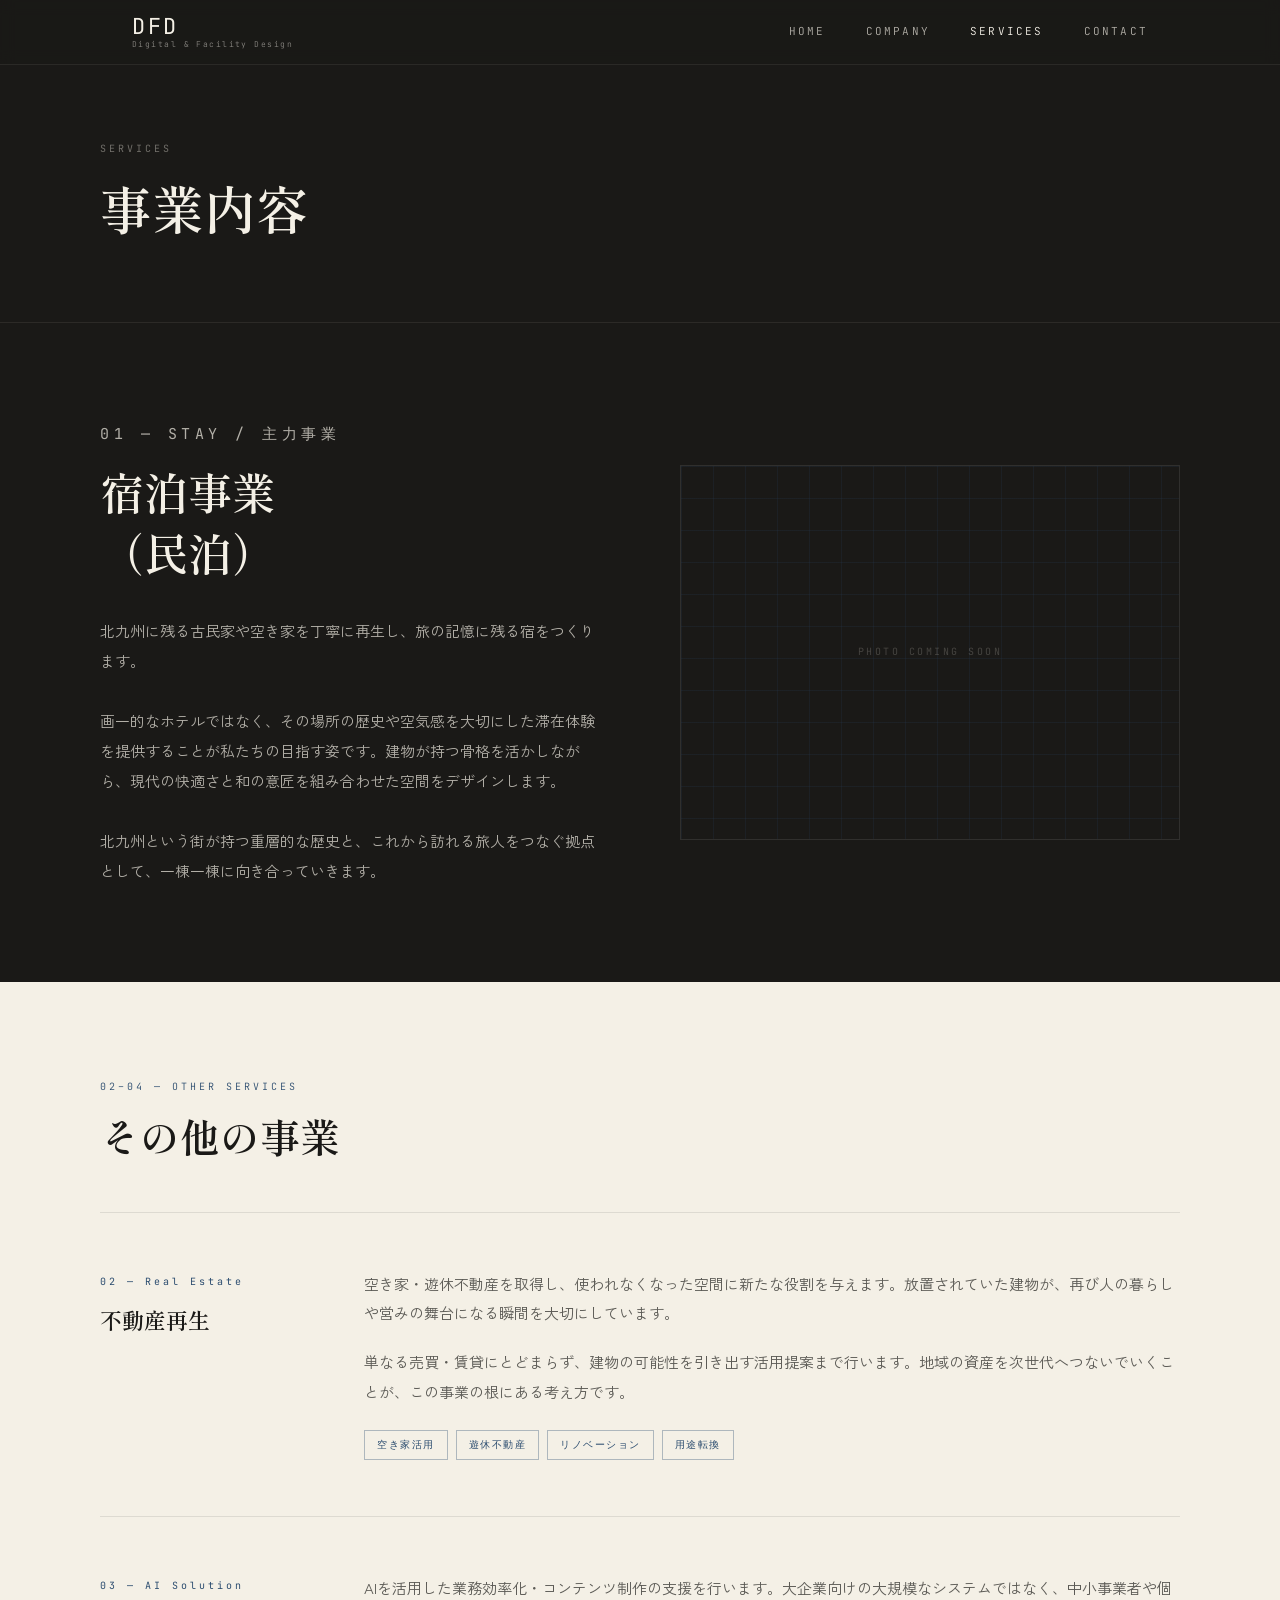
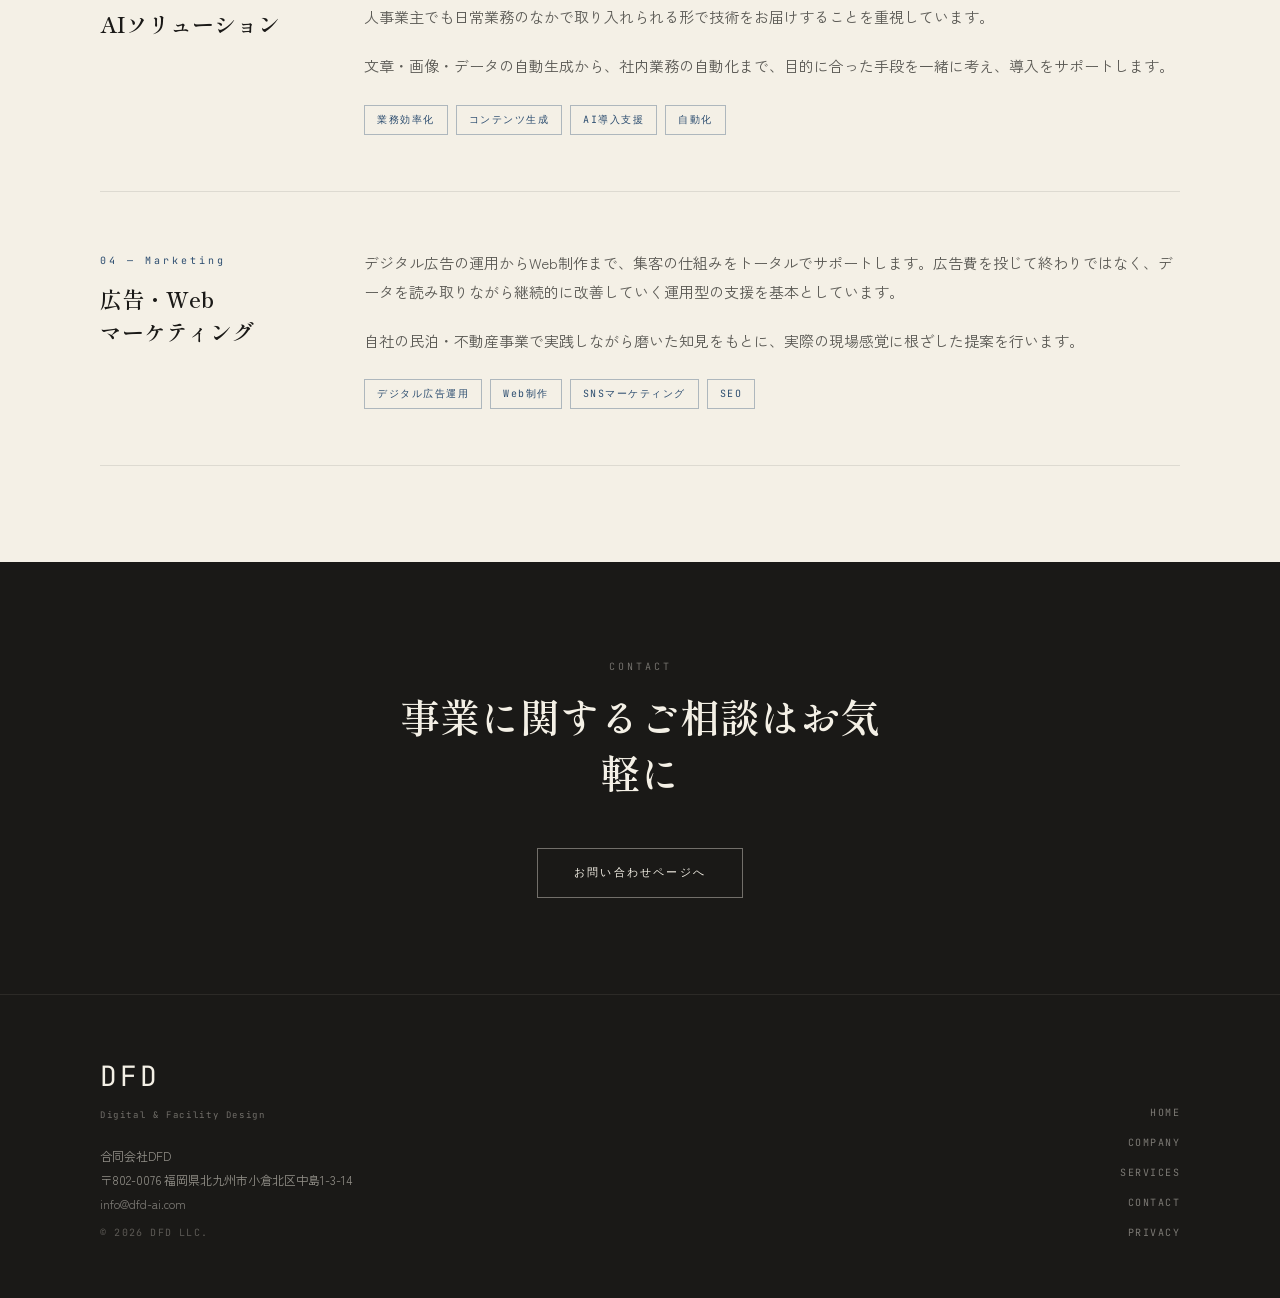
<file: services.html>
﻿<!DOCTYPE html>
<html lang="ja">
<head>
  <meta charset="UTF-8">
  <meta name="viewport" content="width=device-width, initial-scale=1.0">
  <title>事業内容 — 合同会社DFD</title>
  <meta name="description" content="合同会社DFDの事業内容。民泊運営・不動産再生・AIソリューション・広告Webマーケティングの4事業を展開しています。">

  <!-- OGP -->
  <meta property="og:type"        content="article">
  <meta property="og:title"       content="事業内容 — 合同会社DFD">
  <meta property="og:description" content="民泊運営・不動産再生・AIソリューション・Webマーケティング。4つの事業で北九州から価値をつくります。">
  <meta property="og:url"         content="https://dfd-ai.com/services.html">
  <meta property="og:image"       content="https://dfd-ai.com/ogp.png">
  <meta name="twitter:card"       content="summary_large_image">

  <link rel="icon" type="image/svg+xml" href="favicon.svg">
  <link rel="stylesheet" href="style.css">

  <style>
    /* ---- 主力事業（宿泊）---- */
    .service-primary {
      background: var(--sumi);
      padding: var(--section-py) 32px;
    }

    .service-primary-inner {
      max-width: var(--max-w);
      margin: 0 auto;
      display: grid;
      grid-template-columns: 1fr 1fr;
      gap: 80px;
      align-items: center;
    }

    .service-primary-label {
      font-family: var(--font-mono);
      font-size: 10px;
      letter-spacing: 0.3em;
      text-transform: uppercase;
      color: rgba(244,240,230,0.35);
      margin-bottom: 12px;
    }

    .service-primary h2 {
      font-family: var(--font-mincho);
      font-size: clamp(28px, 4vw, 44px);
      font-weight: 600;
      color: var(--kinari);
      line-height: 1.4;
      margin-bottom: 32px;
    }

    .service-primary p {
      font-size: 15px;
      line-height: 2;
      color: rgba(244,240,230,0.7);
    }

    /* 図形プレースホルダー（写真差し替え前提） */
    .service-visual {
      aspect-ratio: 4/3;
      border: 1px solid rgba(244,240,230,0.1);
      display: flex;
      flex-direction: column;
      align-items: center;
      justify-content: center;
      gap: 12px;
      position: relative;
      overflow: hidden;
    }

    .service-visual::before {
      content: '';
      position: absolute;
      inset: 0;
      background:
        linear-gradient(rgba(43,76,111,0.15) 1px, transparent 1px),
        linear-gradient(90deg, rgba(43,76,111,0.15) 1px, transparent 1px);
      background-size: 32px 32px;
    }

    .service-visual-label {
      font-family: var(--font-mono);
      font-size: 10px;
      letter-spacing: 0.25em;
      color: rgba(244,240,230,0.2);
      text-transform: uppercase;
      position: relative;
    }

    /* ---- その他の事業 ---- */
    .services-list {
      padding: var(--section-py) 32px;
    }

    .services-list-inner {
      max-width: var(--max-w);
      margin: 0 auto;
    }

    .service-item {
      display: grid;
      grid-template-columns: 200px 1fr;
      gap: 64px;
      align-items: start;
      padding: 56px 0;
      border-bottom: 1px solid rgba(26,25,23,0.1);
    }

    .service-item:first-of-type { border-top: 1px solid rgba(26,25,23,0.1); }

    .service-item-left {
      padding-top: 4px;
    }

    .service-item-num {
      font-family: var(--font-mono);
      font-size: 10px;
      letter-spacing: 0.3em;
      color: var(--aitetsu);
      margin-bottom: 12px;
    }

    .service-item-title {
      font-family: var(--font-mincho);
      font-size: 22px;
      font-weight: 600;
      line-height: 1.5;
    }

    .service-item-body {
      font-size: 15px;
      line-height: 1.95;
      color: rgba(26,25,23,0.7);
    }

    .service-item-body + .service-item-body {
      margin-top: 20px;
    }

    .service-tags {
      display: flex;
      flex-wrap: wrap;
      gap: 8px;
      margin-top: 24px;
    }

    .service-tag {
      font-family: var(--font-mono);
      font-size: 10px;
      letter-spacing: 0.15em;
      padding: 5px 12px;
      border: 1px solid rgba(43,76,111,0.35);
      color: var(--aitetsu);
    }

    @media (max-width: 900px) {
      .service-primary-inner {
        grid-template-columns: 1fr;
        gap: 48px;
      }
      .service-primary { padding: var(--section-py) 20px; }
    }

    @media (max-width: 768px) {
      .service-item {
        grid-template-columns: 1fr;
        gap: 20px;
        padding: 40px 0;
      }
      .services-list { padding: var(--section-py) 20px; }
    }
  </style>
</head>
<body>

<!-- ヘッダー -->
<header class="site-header">
  <div class="header-inner">
    <a href="index.html" class="site-logo">
      <span class="logo-mark">DFD</span>
      <span class="logo-sub">Digital &amp; Facility Design</span>
    </a>
    <button class="nav-toggle" aria-label="メニューを開く" aria-expanded="false">
      <span></span><span></span><span></span>
    </button>
    <nav class="site-nav" aria-label="グローバルナビゲーション">
      <a href="index.html">Home</a>
      <a href="company.html">Company</a>
      <a href="services.html">Services</a>
      <a href="contact.html">Contact</a>
    </nav>
  </div>
</header>

<!-- ページヘッダー -->
<div class="page-hero">
  <div class="page-hero-inner">
    <p class="page-hero-label">Services</p>
    <h1 class="page-hero-title">事業内容</h1>
  </div>
</div>

<!-- 01 宿泊事業（主力・大きく扱う） -->
<section class="service-primary" aria-labelledby="service-stay">
  <div class="service-primary-inner">
    <div class="fade-in">
      <p class="service-primary-label">01 — Stay / 主力事業</p>
      <h2 id="service-stay">宿泊事業<br>（民泊）</h2>
      <p>
        北九州に残る古民家や空き家を丁寧に再生し、旅の記憶に残る宿をつくります。<br><br>
        画一的なホテルではなく、その場所の歴史や空気感を大切にした滞在体験を提供することが私たちの目指す姿です。建物が持つ骨格を活かしながら、現代の快適さと和の意匠を組み合わせた空間をデザインします。<br><br>
        北九州という街が持つ重層的な歴史と、これから訪れる旅人をつなぐ拠点として、一棟一棟に向き合っていきます。
      </p>
    </div>
    <div class="service-visual fade-in" aria-hidden="true">
      <!-- TODO: 物件写真が用意できたら <img> タグに差し替えてください -->
      <span class="service-visual-label">Photo Coming Soon</span>
    </div>
  </div>
</section>

<!-- 02〜04 その他事業 -->
<section class="services-list" aria-labelledby="services-others-heading">
  <div class="services-list-inner">
    <p class="section-label fade-in">02–04 — Other Services</p>
    <h2 id="services-others-heading" class="section-heading fade-in">その他の事業</h2>

    <!-- 02 不動産再生 -->
    <div class="service-item fade-in">
      <div class="service-item-left">
        <div class="service-item-num">02 — Real Estate</div>
        <h3 class="service-item-title">不動産再生</h3>
      </div>
      <div>
        <p class="service-item-body">
          空き家・遊休不動産を取得し、使われなくなった空間に新たな役割を与えます。放置されていた建物が、再び人の暮らしや営みの舞台になる瞬間を大切にしています。
        </p>
        <p class="service-item-body">
          単なる売買・賃貸にとどまらず、建物の可能性を引き出す活用提案まで行います。地域の資産を次世代へつないでいくことが、この事業の根にある考え方です。
        </p>
        <div class="service-tags">
          <span class="service-tag">空き家活用</span>
          <span class="service-tag">遊休不動産</span>
          <span class="service-tag">リノベーション</span>
          <span class="service-tag">用途転換</span>
        </div>
      </div>
    </div>

    <!-- 03 AIソリューション -->
    <div class="service-item fade-in">
      <div class="service-item-left">
        <div class="service-item-num">03 — AI Solution</div>
        <h3 class="service-item-title">AIソリューション</h3>
      </div>
      <div>
        <p class="service-item-body">
          AIを活用した業務効率化・コンテンツ制作の支援を行います。大企業向けの大規模なシステムではなく、中小事業者や個人事業主でも日常業務のなかで取り入れられる形で技術をお届けすることを重視しています。
        </p>
        <p class="service-item-body">
          文章・画像・データの自動生成から、社内業務の自動化まで、目的に合った手段を一緒に考え、導入をサポートします。
        </p>
        <div class="service-tags">
          <span class="service-tag">業務効率化</span>
          <span class="service-tag">コンテンツ生成</span>
          <span class="service-tag">AI導入支援</span>
          <span class="service-tag">自動化</span>
        </div>
      </div>
    </div>

    <!-- 04 広告・Webマーケティング -->
    <div class="service-item fade-in">
      <div class="service-item-left">
        <div class="service-item-num">04 — Marketing</div>
        <h3 class="service-item-title">広告・Web<br>マーケティング</h3>
      </div>
      <div>
        <p class="service-item-body">
          デジタル広告の運用からWeb制作まで、集客の仕組みをトータルでサポートします。広告費を投じて終わりではなく、データを読み取りながら継続的に改善していく運用型の支援を基本としています。
        </p>
        <p class="service-item-body">
          自社の民泊・不動産事業で実践しながら磨いた知見をもとに、実際の現場感覚に根ざした提案を行います。
        </p>
        <div class="service-tags">
          <span class="service-tag">デジタル広告運用</span>
          <span class="service-tag">Web制作</span>
          <span class="service-tag">SNSマーケティング</span>
          <span class="service-tag">SEO</span>
        </div>
      </div>
    </div>

  </div>
</section>

<!-- CTA -->
<section class="section section--dark" style="text-align:center;">
  <div class="section-inner">
    <p class="section-label fade-in">Contact</p>
    <h2 class="section-heading fade-in" style="max-width:480px; margin-left:auto; margin-right:auto;">
      事業に関するご相談はお気軽に
    </h2>
    <div class="fade-in">
      <a href="contact.html" class="btn btn--light">お問い合わせページへ</a>
    </div>
  </div>
</section>

<!-- フッター -->
<footer class="site-footer">
  <div class="footer-inner">
    <div>
      <div class="footer-logo-mark">DFD</div>
      <div class="footer-logo-sub">Digital &amp; Facility Design</div>
      <div class="footer-info">
        合同会社DFD<br>
        〒802-0076 福岡県北九州市小倉北区中島1-3-14<br>
        <a href="mailto:info@dfd-ai.com" style="color:rgba(244,240,230,0.45);">info@dfd-ai.com</a>
      </div>
      <div class="footer-copy">© 2026 DFD LLC.</div>
    </div>
    <nav class="footer-nav" aria-label="フッターナビゲーション">
      <a href="index.html">Home</a>
      <a href="company.html">Company</a>
      <a href="services.html">Services</a>
      <a href="contact.html">Contact</a>
      <a href="privacy.html">Privacy</a>
    </nav>
  </div>
</footer>

<script src="script.js"></script>
</body>
</html>
</file>
<file: style.css>
@import url('https://fonts.googleapis.com/css2?family=Shippori+Mincho:wght@400;600;800&family=Zen+Kaku+Gothic+New:wght@300;400;500&family=JetBrains+Mono:wght@300;400&display=swap');

/* ============================================================
   DFD Corporate Site — Shared Styles
   カラーパレット・タイポグラフィ・共通コンポーネント
   ============================================================ */

/* ---- CSS 変数 ---- */
:root {
  --sumi:    #1A1917;   /* 墨 */
  --kinari:  #F4F0E6;   /* 生成り */
  --aitetsu: #2B4C6F;   /* 藍鉄 */
  --hakuji:  #FBFAF6;   /* 白磁 */
  --akari:   #C8772E;   /* 燈 */

  --font-mincho: 'Shippori Mincho', 'Hiragino Mincho ProN', serif;
  --font-gothic: 'Zen Kaku Gothic New', 'Hiragino Kaku Gothic ProN', sans-serif;
  --font-mono:   'JetBrains Mono', monospace;

  --max-w: 1080px;
  --section-py: 96px;
}

/* ---- リセット ---- */
*, *::before, *::after { box-sizing: border-box; margin: 0; padding: 0; }

html {
  scroll-behavior: smooth;
  font-size: 16px;
}

body {
  background: var(--kinari);
  color: var(--sumi);
  font-family: var(--font-gothic);
  font-weight: 400;
  line-height: 1.8;
  -webkit-font-smoothing: antialiased;
}

img { display: block; max-width: 100%; }
a { color: var(--aitetsu); text-decoration: none; }
a:hover { color: var(--akari); }

/* ---- prefers-reduced-motion ---- */
@media (prefers-reduced-motion: reduce) {
  *, *::before, *::after {
    animation-duration: 0.01ms !important;
    animation-iteration-count: 1 !important;
    transition-duration: 0.01ms !important;
  }
  html { scroll-behavior: auto; }
}

/* ============================================================
   ヘッダー
   ============================================================ */
.site-header {
  position: fixed;
  top: 0; left: 0; right: 0;
  z-index: 100;
  background: rgba(26, 25, 23, 0.92);
  backdrop-filter: blur(8px);
  border-bottom: 1px solid rgba(244, 240, 230, 0.08);
}

.header-inner {
  max-width: var(--max-w);
  margin: 0 auto;
  padding: 0 32px;
  height: 64px;
  display: flex;
  align-items: center;
  justify-content: space-between;
}

.site-logo {
  display: flex;
  flex-direction: column;
  line-height: 1;
  text-decoration: none;
}

.logo-mark {
  font-family: var(--font-mono);
  font-size: 22px;
  font-weight: 400;
  letter-spacing: 0.12em;
  color: var(--kinari);
}

.logo-sub {
  font-family: var(--font-mono);
  font-size: 8px;
  font-weight: 300;
  letter-spacing: 0.18em;
  color: rgba(244, 240, 230, 0.5);
  margin-top: 2px;
}

/* ハンバーガー（モバイル） */
.nav-toggle {
  display: none;
  background: none;
  border: none;
  cursor: pointer;
  padding: 8px;
  flex-direction: column;
  gap: 5px;
}

.nav-toggle span {
  display: block;
  width: 22px;
  height: 1px;
  background: var(--kinari);
  transition: transform 0.3s, opacity 0.3s;
}

.nav-toggle.open span:nth-child(1) { transform: translateY(6px) rotate(45deg); }
.nav-toggle.open span:nth-child(2) { opacity: 0; }
.nav-toggle.open span:nth-child(3) { transform: translateY(-6px) rotate(-45deg); }

/* サイトナビ */
.site-nav {
  display: flex;
  gap: 40px;
  align-items: center;
}

.site-nav a {
  font-family: var(--font-mono);
  font-size: 11px;
  font-weight: 300;
  letter-spacing: 0.2em;
  color: rgba(244, 240, 230, 0.7);
  text-transform: uppercase;
  transition: color 0.2s;
}

.site-nav a:hover,
.site-nav a.current { color: var(--kinari); }

/* ============================================================
   フッター
   ============================================================ */
.site-footer {
  background: var(--sumi);
  color: rgba(244, 240, 230, 0.55);
  padding: 56px 32px;
  border-top: 1px solid rgba(244, 240, 230, 0.08);
}

.footer-inner {
  max-width: var(--max-w);
  margin: 0 auto;
  display: grid;
  grid-template-columns: 1fr auto;
  gap: 40px;
  align-items: end;
}

.footer-logo-mark {
  font-family: var(--font-mono);
  font-size: 28px;
  font-weight: 400;
  letter-spacing: 0.1em;
  color: var(--kinari);
  margin-bottom: 6px;
}

.footer-logo-sub {
  font-family: var(--font-mono);
  font-size: 9px;
  letter-spacing: 0.18em;
  color: rgba(244, 240, 230, 0.4);
  margin-bottom: 20px;
}

.footer-info {
  font-size: 12px;
  line-height: 2;
}

.footer-nav {
  display: flex;
  flex-direction: column;
  gap: 12px;
  text-align: right;
}

.footer-nav a {
  font-family: var(--font-mono);
  font-size: 10px;
  letter-spacing: 0.15em;
  color: rgba(244, 240, 230, 0.45);
  text-transform: uppercase;
  transition: color 0.2s;
}

.footer-nav a:hover { color: var(--kinari); }

.footer-copy {
  font-family: var(--font-mono);
  font-size: 10px;
  letter-spacing: 0.12em;
  color: rgba(244, 240, 230, 0.3);
  margin-top: 8px;
}

/* ============================================================
   共通セクション部品
   ============================================================ */
.section {
  padding: var(--section-py) 32px;
}

.section--dark {
  background: var(--sumi);
  color: var(--kinari);
}

.section-inner {
  max-width: var(--max-w);
  margin: 0 auto;
}

.section-label {
  font-family: var(--font-mono);
  font-size: 10px;
  font-weight: 300;
  letter-spacing: 0.3em;
  text-transform: uppercase;
  color: var(--aitetsu);
  margin-bottom: 12px;
}

.section--dark .section-label { color: rgba(244, 240, 230, 0.45); }

.section-heading {
  font-family: var(--font-mincho);
  font-size: clamp(26px, 4vw, 40px);
  font-weight: 600;
  line-height: 1.4;
  color: var(--sumi);
  margin-bottom: 48px;
}

.section--dark .section-heading { color: var(--kinari); }

/* セパレーター */
.sep {
  width: 40px;
  height: 1px;
  background: var(--aitetsu);
  margin: 20px 0 48px;
}

/* フェードイン */
.fade-in {
  opacity: 0;
  transform: translateY(20px);
  transition: opacity 0.7s ease, transform 0.7s ease;
}

.fade-in.visible {
  opacity: 1;
  transform: translateY(0);
}

/* ============================================================
   ページヘッダー（hero 以外のページ用）
   ============================================================ */
.page-hero {
  background: var(--sumi);
  padding: 140px 32px 80px;
  border-bottom: 1px solid rgba(244, 240, 230, 0.08);
}

.page-hero-inner {
  max-width: var(--max-w);
  margin: 0 auto;
}

.page-hero-label {
  font-family: var(--font-mono);
  font-size: 10px;
  letter-spacing: 0.3em;
  text-transform: uppercase;
  color: rgba(244, 240, 230, 0.4);
  margin-bottom: 16px;
}

.page-hero-title {
  font-family: var(--font-mincho);
  font-size: clamp(32px, 5vw, 52px);
  font-weight: 600;
  color: var(--kinari);
  line-height: 1.3;
}

/* ============================================================
   カード
   ============================================================ */
.card {
  background: var(--hakuji);
  border: 1px solid rgba(26, 25, 23, 0.08);
  padding: 40px;
}

.card-num {
  font-family: var(--font-mono);
  font-size: 11px;
  letter-spacing: 0.25em;
  color: var(--aitetsu);
  margin-bottom: 20px;
}

.card-title {
  font-family: var(--font-mincho);
  font-size: 22px;
  font-weight: 600;
  margin-bottom: 16px;
}

.card-body {
  font-size: 14px;
  line-height: 1.9;
  color: rgba(26, 25, 23, 0.75);
}

/* ============================================================
   ボタン
   ============================================================ */
.btn {
  display: inline-block;
  font-family: var(--font-mono);
  font-size: 11px;
  letter-spacing: 0.2em;
  text-transform: uppercase;
  padding: 14px 36px;
  border: 1px solid currentColor;
  transition: background 0.25s, color 0.25s, border-color 0.25s;
  cursor: pointer;
}

.btn--light {
  color: var(--kinari);
  border-color: rgba(244, 240, 230, 0.4);
}

.btn--light:hover {
  background: var(--akari);
  border-color: var(--akari);
  color: var(--kinari);
}

.btn--dark {
  color: var(--sumi);
  border-color: var(--sumi);
}

.btn--dark:hover {
  background: var(--akari);
  border-color: var(--akari);
  color: var(--kinari);
}

/* ============================================================
   テーブル（会社概要）
   ============================================================ */
.info-table {
  width: 100%;
  border-collapse: collapse;
}

.info-table tr {
  border-bottom: 1px solid rgba(26, 25, 23, 0.1);
}

.info-table th {
  font-family: var(--font-mono);
  font-size: 11px;
  font-weight: 400;
  letter-spacing: 0.1em;
  color: var(--aitetsu);
  text-align: left;
  padding: 20px 32px 20px 0;
  width: 180px;
  vertical-align: top;
  white-space: nowrap;
}

.info-table td {
  font-size: 15px;
  padding: 20px 0;
  vertical-align: top;
  line-height: 1.7;
}

/* ============================================================
   レスポンシブ
   ============================================================ */
@media (max-width: 768px) {
  :root { --section-py: 64px; }

  .nav-toggle { display: flex; }

  .site-nav {
    display: none;
    position: absolute;
    top: 64px; left: 0; right: 0;
    background: rgba(26, 25, 23, 0.97);
    flex-direction: column;
    gap: 0;
    padding: 16px 0;
    border-bottom: 1px solid rgba(244, 240, 230, 0.08);
  }

  .site-nav.open { display: flex; }

  .site-nav a {
    padding: 14px 32px;
    font-size: 12px;
  }

  .header-inner { padding: 0 20px; }

  .footer-inner {
    grid-template-columns: 1fr;
  }

  .footer-nav { text-align: left; }

  .section { padding: var(--section-py) 20px; }

  .page-hero { padding: 120px 20px 60px; }

  .info-table th {
    width: 120px;
    font-size: 10px;
    padding-right: 16px;
  }

  .card { padding: 28px 24px; }
}

@media (max-width: 480px) {
  .info-table { display: block; }
  .info-table tr { display: block; padding: 16px 0; }
  .info-table th {
    display: block;
    width: auto;
    padding: 0 0 4px;
    font-size: 10px;
  }
  .info-table td { display: block; padding: 0; font-size: 14px; }
}
</file>
